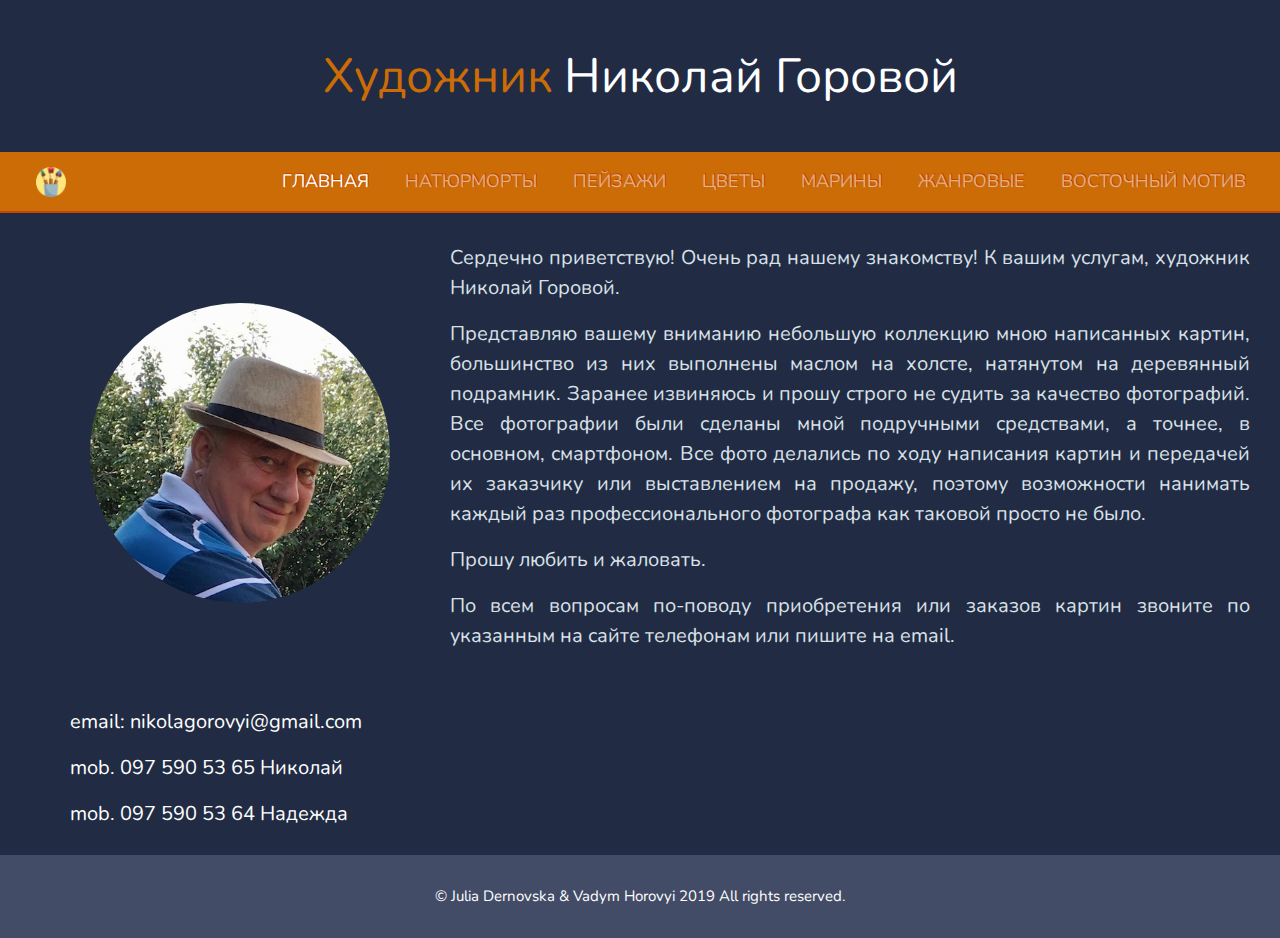
<file: index.html>
<!DOCTYPE html>
<html lang="ru" dir="ltr">

<head>
  <meta charset="utf-8">
  <title>Художник Горовой Николай</title>

  <meta name="viewport" content="width=device-width, initial-scale=1.0">
  <meta name="discription" content="Николай Горовой - художник.">
  <meta name="keywords" content="художник, картины, купить картину, живопись, живопись маслом на холсте, картины на заказ, Андреевсий спуск, Николай Горовой, Горовий Микола">
  <link rel="icon" href="favicon.ico">
  <!-- Google Fonts -->
  <link href="https://fonts.googleapis.com/css?family=Nunito&display=swap" rel="stylesheet">
  <!-- CSS Stylesheets -->
  <link rel="stylesheet" href="https://stackpath.bootstrapcdn.com/bootstrap/4.3.1/css/bootstrap.min.css" integrity="sha384-ggOyR0iXCbMQv3Xipma34MD+dH/1fQ784/j6cY/iJTQUOhcWr7x9JvoRxT2MZw1T" crossorigin="anonymous">
  <link rel="stylesheet" href="style.css" rel="text/css">

  <script src="https://code.jquery.com/jquery-3.3.1.slim.min.js" integrity="sha384-q8i/X+965DzO0rT7abK41JStQIAqVgRVzpbzo5smXKp4YfRvH+8abtTE1Pi6jizo" crossorigin="anonymous"></script>
  <script src="https://cdnjs.cloudflare.com/ajax/libs/popper.js/1.14.7/umd/popper.min.js" integrity="sha384-UO2eT0CpHqdSJQ6hJty5KVphtPhzWj9WO1clHTMGa3JDZwrnQq4sF86dIHNDz0W1" crossorigin="anonymous"></script>

  <script src="https://stackpath.bootstrapcdn.com/bootstrap/4.3.1/js/bootstrap.min.js" integrity="sha384-JjSmVgyd0p3pXB1rRibZUAYoIIy6OrQ6VrjIEaFf/nJGzIxFDsf4x0xIM+B07jRM" crossorigin="anonymous"></script>
</head>

<body>

  <div class="header">
    <div class="logo"><span style="color: #CC6C06">Xудожник</span>
      Николай Горовой</div>
  </div>

  <nav class="navbar navbar-expand-lg navbar-dark" style="background-color: #cc6c06;">

    <a class="navbar-brand" href="index.html"><img class="brush" src="images/brush.png"></a>
    <!-- Icons made by <a href="https://www.flaticon.com/authors/freepik" title="Freepik">Freepik</a> from <a href="https://www.flaticon.com/" title="Flaticon">www.flaticon.com</a> -->
    <button class="navbar-toggler" type="button" data-toggle="collapse" data-target="#navbarTogglerDemo02" aria-controls="navbarTogglerDemo02" aria-expanded="false" aria-label="Toggle navigation">
      <span class="navbar-toggler-icon"></span>
    </button>

    <div class="collapse navbar-collapse" id="navbarTogglerDemo02">
      <ul class="navbar-nav ml-auto">
        <li class="nav-item active">
          <a class="nav-link" href="index.html">главная</a>
        </li>
        <li class="nav-item">
          <a class="nav-link" href="still-life.html">натюрморты</a>
        </li>
        <li class="nav-item">
          <a class="nav-link" href="scenery.html">пейзажи</a>
        </li>
        <li class="nav-item">
          <a class="nav-link" href="flowers.html">цветы</a>
        </li>
        <li class="nav-item">
          <a class="nav-link" href="marine.html">марины</a>
        </li>
        <li class="nav-item">
          <a class="nav-link" href="genre.html">жанровые</a>
        </li>
        <li class="nav-item">
          <a class="nav-link" href="east.html">восточный мотив</a>
        </li>
      </ul>
    </div>
  </nav>

  <div class="flexbox-container">

    <div class="art1">

      <img class="nikola-img" src="images/Father.jpeg" alt="painter-img">

    </div>

    <div class="art2">
      <p>Сердечно приветствую! Очень рад нашему знакомству! К вашим услугам, художник Николай Горовой.</p>
      <p>
        Представляю вашему вниманию небольшую коллекцию мною написанных картин, большинство из них выполнены маслом на холсте, натянутом на деревянный подрамник. Заранее извиняюсь и прошу строго не судить за качество фотографий. Все фотографии были сделаны мной подручными средствами, а точнее, в основном, смартфоном. Все фото делались по ходу написания картин и передачей их заказчику или выставлением на продажу, поэтому возможности нанимать каждый раз профессионального фотографа как
        таковой просто не было.</p>
      <p>Прошу любить и жаловать.</p>
      <p>По всем вопросам по-поводу приобретения или заказов картин звоните по указанным на сайте телефонам или пишите на email.</p>
    </div>

  </div>

  <div class="contact">
    <a href="mailto:nikolagorovyi@gmail.com">
      <p>email: nikolagorovyi@gmail.com</p>
    </a>
    <a href="tel: +380975905365">
      <p>mob. 097 590 53 65 Николай</p>
    </a>
    <a href="tel: +380975905364">
      <p>mob. 097 590 53 64 Надежда</p>
    </a>

  </div>


  <div class="" style="clear: both" ;>

  </div>

  <div class="footer">&COPY; Julia Dernovska & Vadym Horovyi 2019 All rights reserved.

  </div>



  <!-- Приклеиваем навигацию к верхнему краю во время прокрутки вниз -->
  <script src="https://ajax.googleapis.com/ajax/libs/jquery/3.4.1/jquery.min.js"></script>

  <script type="text/javascript">
    $(document).ready(function() {
      var NavY = $('.navbar').offset().top;

      var stickyNav = function() {
        var Scrolly = $(window).scrollTop();

        if (Scrolly > NavY) {
          $('.navbar').addClass('sticky');
        } else {
          $('.navbar').removeClass('sticky');
        }
      };
      stickyNav();
      $(window).scroll(function() {
        stickyNav();
      });
    });
  </script>



</body>

</html>
</file>
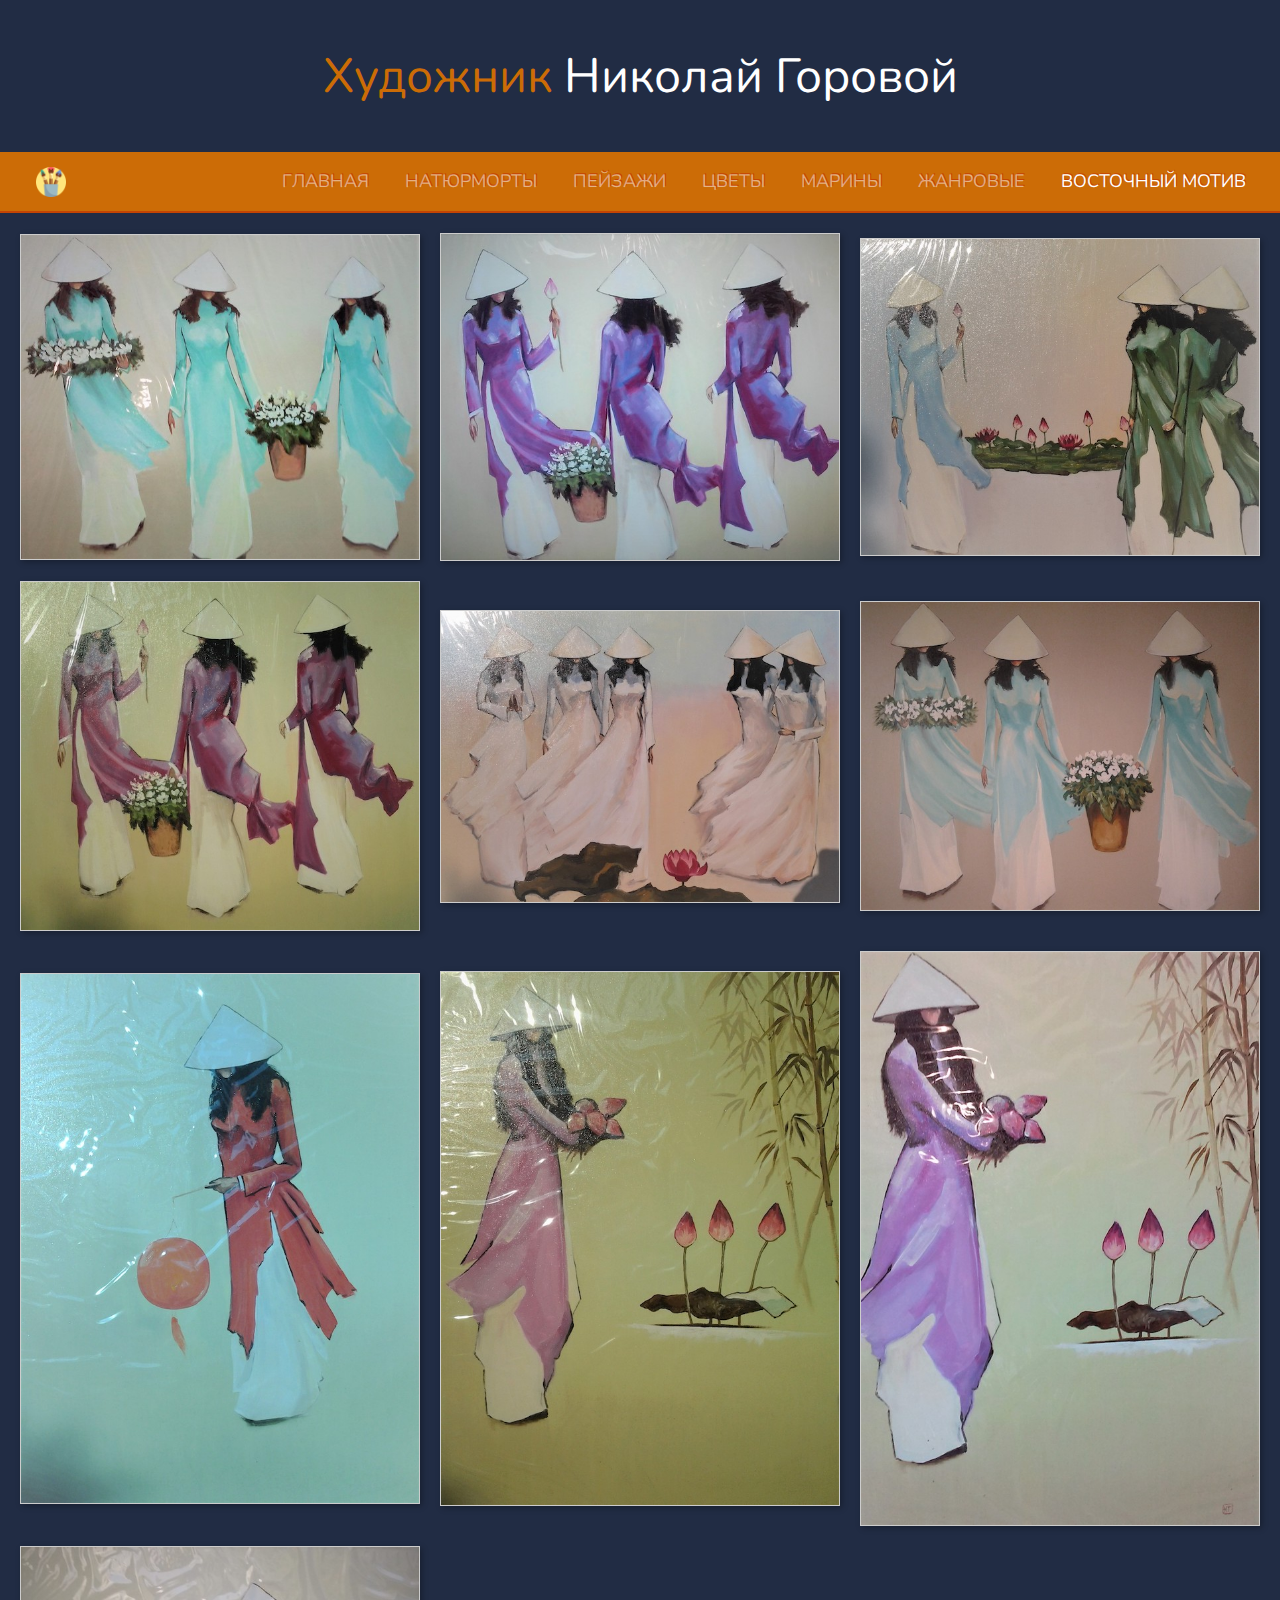
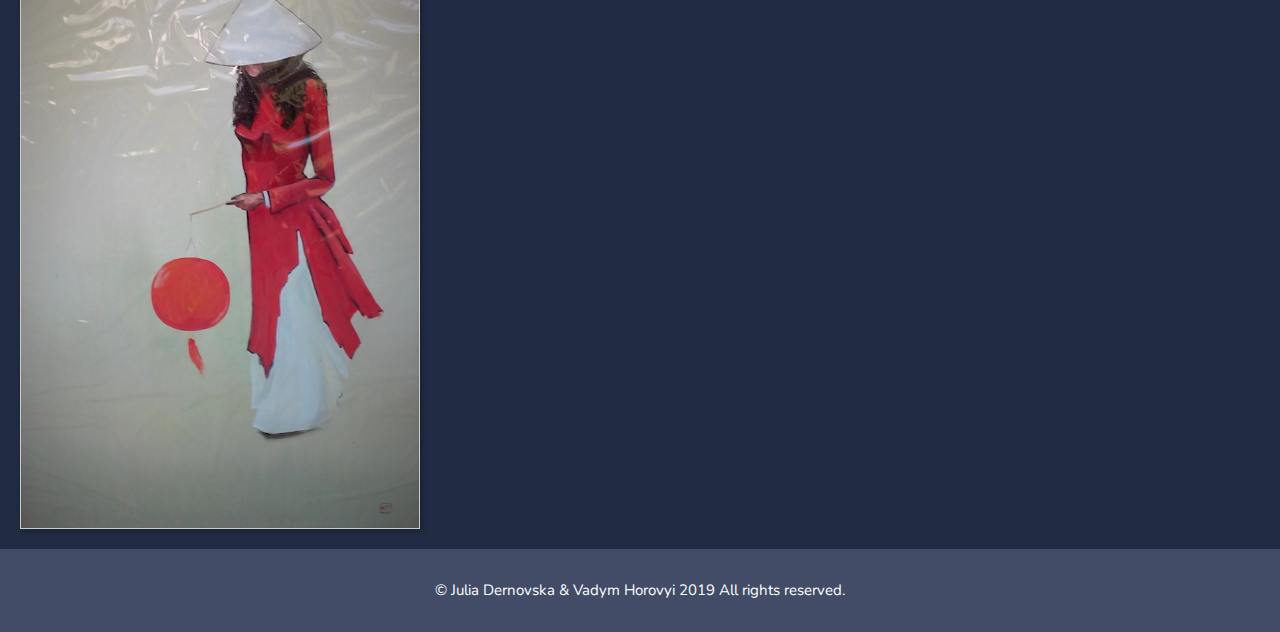
<file: east.html>
<!DOCTYPE html>
<html lang="ru" dir="ltr">

<head>
  <meta charset="utf-8">
  <title>Художник Горовой Николай</title>

  <meta name="viewport" content="width=device-width, initial-scale=1.0">
  <meta name="discription" content="Николай Горовой - художник.">
  <meta name="keywords" content="художник, картины, живопись, живопись маслом на холсте, картины на заказ, Андреевсий спуск.">

  <link rel="icon" href="favicon.ico">
  <!-- Google Fonts -->
  <link href="https://fonts.googleapis.com/css?family=Nunito&display=swap" rel="stylesheet">
  <!-- CSS Stylesheets -->
  <link rel="stylesheet" href="https://stackpath.bootstrapcdn.com/bootstrap/4.3.1/css/bootstrap.min.css" integrity="sha384-ggOyR0iXCbMQv3Xipma34MD+dH/1fQ784/j6cY/iJTQUOhcWr7x9JvoRxT2MZw1T" crossorigin="anonymous">
  <link rel="stylesheet" href="style.css" rel="text/css">

  <script src="https://code.jquery.com/jquery-3.3.1.slim.min.js" integrity="sha384-q8i/X+965DzO0rT7abK41JStQIAqVgRVzpbzo5smXKp4YfRvH+8abtTE1Pi6jizo" crossorigin="anonymous"></script>
  <script src="https://cdnjs.cloudflare.com/ajax/libs/popper.js/1.14.7/umd/popper.min.js" integrity="sha384-UO2eT0CpHqdSJQ6hJty5KVphtPhzWj9WO1clHTMGa3JDZwrnQq4sF86dIHNDz0W1" crossorigin="anonymous"></script>

  <script src="https://stackpath.bootstrapcdn.com/bootstrap/4.3.1/js/bootstrap.min.js" integrity="sha384-JjSmVgyd0p3pXB1rRibZUAYoIIy6OrQ6VrjIEaFf/nJGzIxFDsf4x0xIM+B07jRM" crossorigin="anonymous"></script>

</head>

<body>

  <div class="wrapper">
    <div class="header">
      <div class="logo"><span style="color: #CC6C06">Xудожник</span>
        Николай Горовой</div>

    </div>

    <nav class="navbar navbar-expand-lg navbar-dark" style="background-color: #cc6c06;">

      <a class="navbar-brand" href="index.html"><img class="brush" src="images/brush.png"></a>
      <!-- Icons made by <a href="https://www.flaticon.com/authors/freepik" title="Freepik">Freepik</a> from <a href="https://www.flaticon.com/" title="Flaticon">www.flaticon.com</a> -->
      <button class="navbar-toggler" type="button" data-toggle="collapse" data-target="#navbarTogglerDemo02" aria-controls="navbarTogglerDemo02" aria-expanded="false" aria-label="Toggle navigation">
        <span class="navbar-toggler-icon"></span>
      </button>

      <div class="collapse navbar-collapse" id="navbarTogglerDemo02">
        <ul class="navbar-nav ml-auto">
          <li class="nav-item">
            <a class="nav-link" href="index.html">главная</a>
          </li>
          <li class="nav-item">
            <a class="nav-link" href="still-life.html">натюрморты</a>
          </li>
          <li class="nav-item">
            <a class="nav-link" href="scenery.html">пейзажи</a>
          </li>
          <li class="nav-item">
            <a class="nav-link" href="flowers.html">цветы</a>
          </li>
          <li class="nav-item">
            <a class="nav-link" href="marine.html">марины</a>
          </li>
          <li class="nav-item">
            <a class="nav-link" href="genre.html">жанровые</a>
          </li>
          <li class="nav-item active">
            <a class="nav-link" href="east.html">восточный мотив</a>
          </li>
        </ul>
      </div>
    </nav>

    <main class="grid">
      <img src="images/East/20170809_174652.jpg" alt="east-img">
      <img src="images/East/20170810_165508.jpg" alt="east-img">
      <img src="images/East/20170827_084513.jpg" alt="east-img">
      <img src="images/East/20170827_084615.jpg" alt="east-img">
      <img src="images/East/20170827_084543.jpg" alt="east-img">
      <img src="images/East/20170906_105838.jpg" alt="east-img">
      <img src="images/East/20170827_084631.jpg" alt="east-img">
      <img src="images/East/20170827_084648.jpg" alt="east-img">
      <img src="images/East/20170809_174736.jpg" alt="east-img">
      <img src="images/East/20170810_165527.jpg" alt="east-img">
    </main>

    <div class="footer">&COPY; Julia Dernovska & Vadym Horovyi 2019 All rights reserved.

    </div>

  </div>
  <!-- Приклеиваем навигацию к верхнему краю во время прокрутки вниз -->
  <script src="https://ajax.googleapis.com/ajax/libs/jquery/3.4.1/jquery.min.js"></script>

  <script type="text/javascript">
    $(document).ready(function() {
      var NavY = $('.navbar').offset().top;

      var stickyNav = function() {
        var Scrolly = $(window).scrollTop();

        if (Scrolly > NavY) {
          $('.navbar').addClass('sticky');
        } else {
          $('.navbar').removeClass('sticky');
        }
      };
      stickyNav();
      $(window).scroll(function() {
        stickyNav();
      });
    });
  </script>
</body>

</html>
</file>
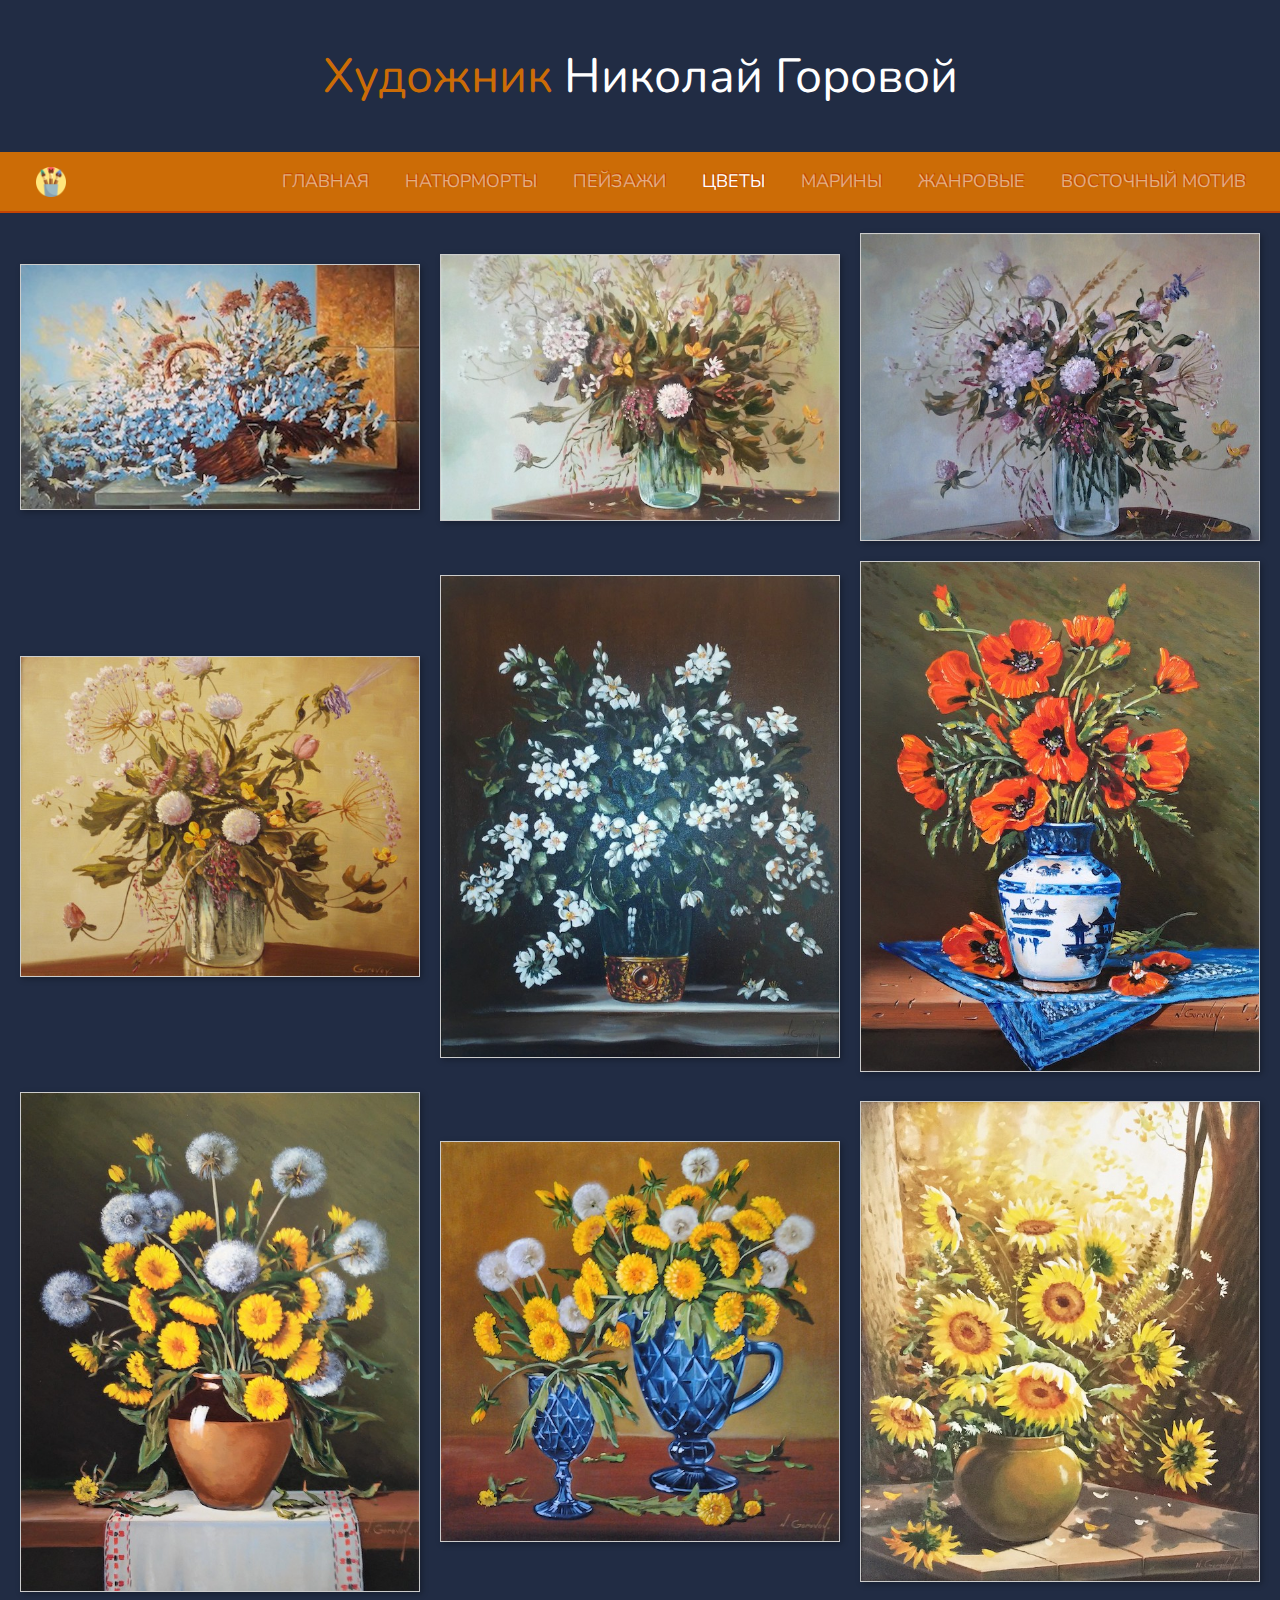
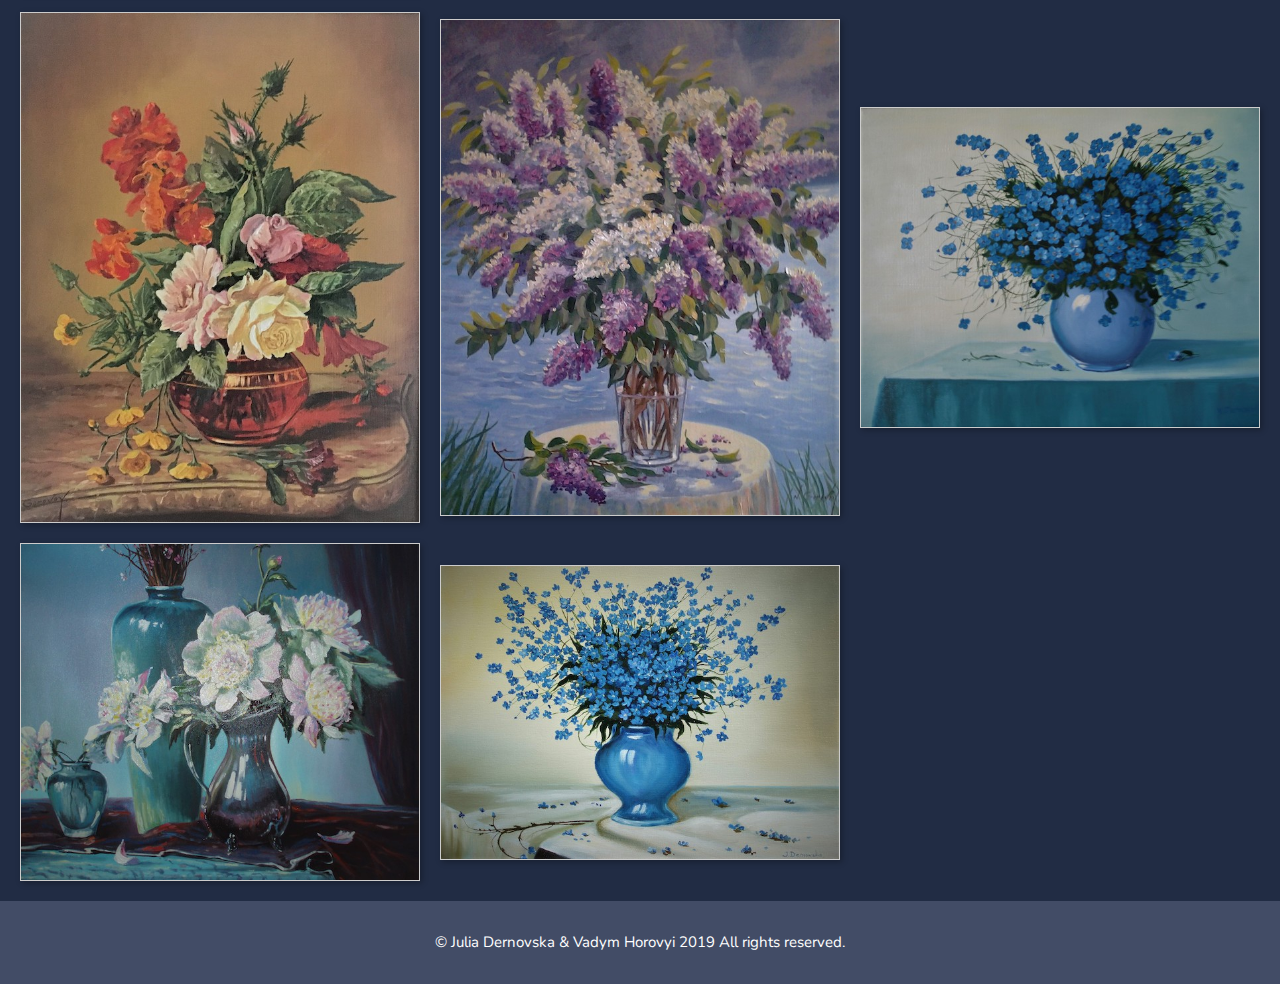
<file: flowers.html>
<!DOCTYPE html>
<html lang="ru" dir="ltr">

<head>
  <meta charset="utf-8">
  <title>Художник Горовой Николай</title>

  <meta name="viewport" content="width=device-width, initial-scale=1.0">
  <meta name="discription" content="Николай Горовой - художник.">
  <meta name="keywords" content="художник, картины, живопись, живопись маслом на холсте, картины на заказ, Андреевсий спуск.">

  <link rel="icon" href="favicon.ico">
  <!-- Google Fonts -->
  <link href="https://fonts.googleapis.com/css?family=Nunito&display=swap" rel="stylesheet">
  <!-- CSS Stylesheets -->
  <link rel="stylesheet" href="https://stackpath.bootstrapcdn.com/bootstrap/4.3.1/css/bootstrap.min.css" integrity="sha384-ggOyR0iXCbMQv3Xipma34MD+dH/1fQ784/j6cY/iJTQUOhcWr7x9JvoRxT2MZw1T" crossorigin="anonymous">
  <link rel="stylesheet" href="style.css" rel="text/css">

  <script src="https://code.jquery.com/jquery-3.3.1.slim.min.js" integrity="sha384-q8i/X+965DzO0rT7abK41JStQIAqVgRVzpbzo5smXKp4YfRvH+8abtTE1Pi6jizo" crossorigin="anonymous"></script>
  <script src="https://cdnjs.cloudflare.com/ajax/libs/popper.js/1.14.7/umd/popper.min.js" integrity="sha384-UO2eT0CpHqdSJQ6hJty5KVphtPhzWj9WO1clHTMGa3JDZwrnQq4sF86dIHNDz0W1" crossorigin="anonymous"></script>

  <script src="https://stackpath.bootstrapcdn.com/bootstrap/4.3.1/js/bootstrap.min.js" integrity="sha384-JjSmVgyd0p3pXB1rRibZUAYoIIy6OrQ6VrjIEaFf/nJGzIxFDsf4x0xIM+B07jRM" crossorigin="anonymous"></script>

</head>

<body>

  <div class="wrapper">
    <div class="header">
      <div class="logo"><span style="color: #CC6C06">Xудожник</span>
        Николай Горовой</div>

    </div>

    <nav class="navbar navbar-expand-lg navbar-dark" style="background-color: #cc6c06;">

      <a class="navbar-brand" href="index.html"><img class="brush" src="images/brush.png"></a>
      <!-- Icons made by <a href="https://www.flaticon.com/authors/freepik" title="Freepik">Freepik</a> from <a href="https://www.flaticon.com/" title="Flaticon">www.flaticon.com</a> -->
      <button class="navbar-toggler" type="button" data-toggle="collapse" data-target="#navbarTogglerDemo02" aria-controls="navbarTogglerDemo02" aria-expanded="false" aria-label="Toggle navigation">
        <span class="navbar-toggler-icon"></span>
      </button>

      <div class="collapse navbar-collapse" id="navbarTogglerDemo02">
        <ul class="navbar-nav ml-auto">
          <li class="nav-item">
            <a class="nav-link" href="index.html">главная</a>
          </li>
          <li class="nav-item">
            <a class="nav-link" href="still-life.html">натюрморты</a>
          </li>
          <li class="nav-item">
            <a class="nav-link" href="scenery.html">пейзажи</a>
          </li>
          <li class="nav-item active">
            <a class="nav-link" href="flowers.html">цветы</a>
          </li>
          <li class="nav-item">
            <a class="nav-link" href="marine.html">марины</a>
          </li>
          <li class="nav-item">
            <a class="nav-link" href="genre.html">жанровые</a>
          </li>
          <li class="nav-item">
            <a class="nav-link" href="east.html">восточный мотив</a>
          </li>
        </ul>
      </div>
    </nav>

    </div>
    <main class="grid">
      <img src="images/Flowers/20150208_095955.jpg" alt="flowers">
      <img src="images/Flowers/20150220_100220.jpg" alt="flowers">

      <img src="images/Flowers/20170403_081746.jpg" alt="flowers">
      <img src="images/Flowers/P1190122.JPG" alt="flowers">
      <img src="images/Flowers/20171017_164727.jpg" alt="flowers">
      <img src="images/Flowers/20180305_132833.jpg" alt="flowers">
      <img src="images/Flowers/20180305_132905.jpg" alt="flowers">
      <img src="images/Flowers/20180501_105548.jpg" alt="flowers">
      <img src="images/Flowers/520005337.277767.jpg" alt="flowers">
      <img src="images/Flowers/IMG_0968.jpg" alt="flowers">
      <img src="images/Flowers/20170320_084455.jpg" alt="flowers">

      <img src="images/Flowers/P3023170.JPG" alt="flowers">
      <img src="images/Flowers/P4170976.JPG" alt="flowers">
      <img src="images/Flowers/P9037328.JPG" alt="flowers">
    </main>

  </div>

  <div class="footer">&COPY; Julia Dernovska & Vadym Horovyi 2019 All rights reserved.

  </div>
  <!-- Приклеиваем навигацию к верхнему краю во время прокрутки вниз -->
  <script src="https://ajax.googleapis.com/ajax/libs/jquery/3.4.1/jquery.min.js"></script>

  <script type="text/javascript">
    $(document).ready(function() {
      var NavY = $('.navbar').offset().top;

      var stickyNav = function() {
        var Scrolly = $(window).scrollTop();

        if (Scrolly > NavY) {
          $('.navbar').addClass('sticky');
        } else {
          $('.navbar').removeClass('sticky');
        }
      };
      stickyNav();
      $(window).scroll(function() {
        stickyNav();
      });
    });
  </script>
</body>

</html>
</file>
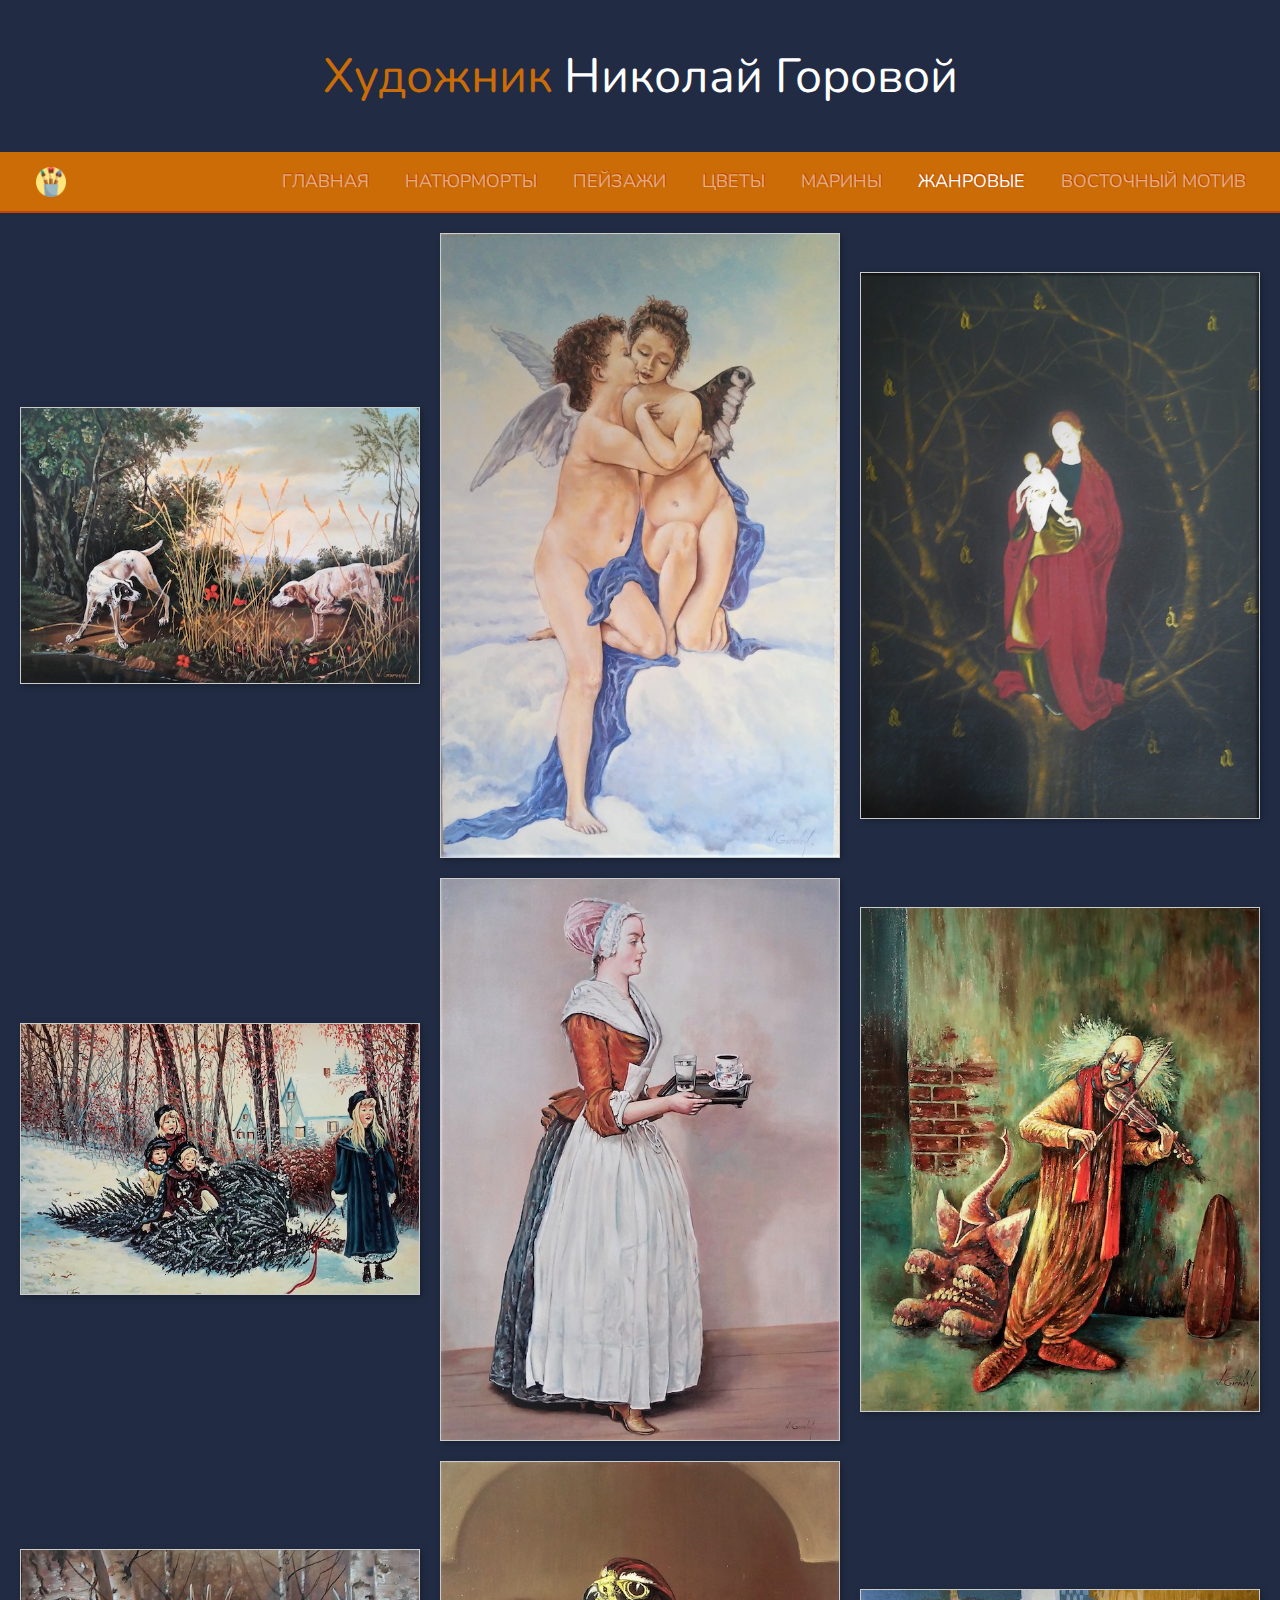
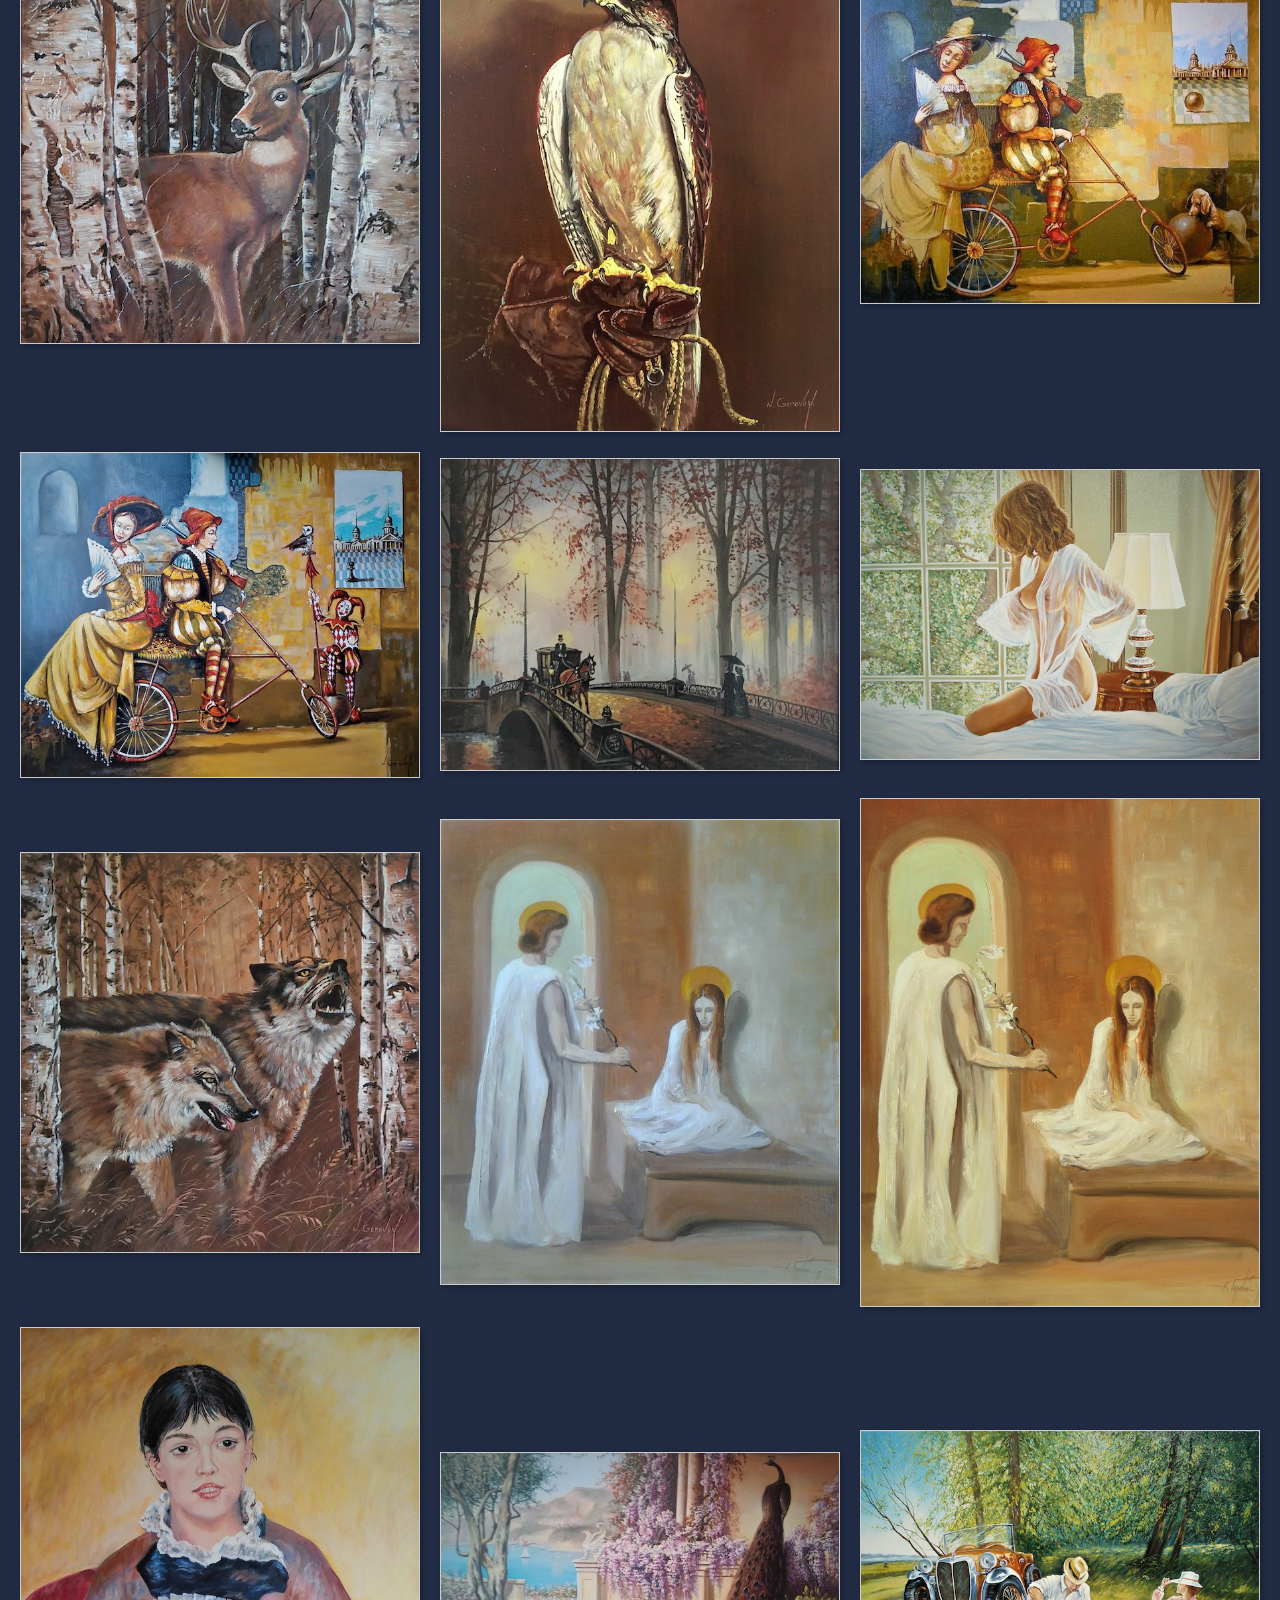
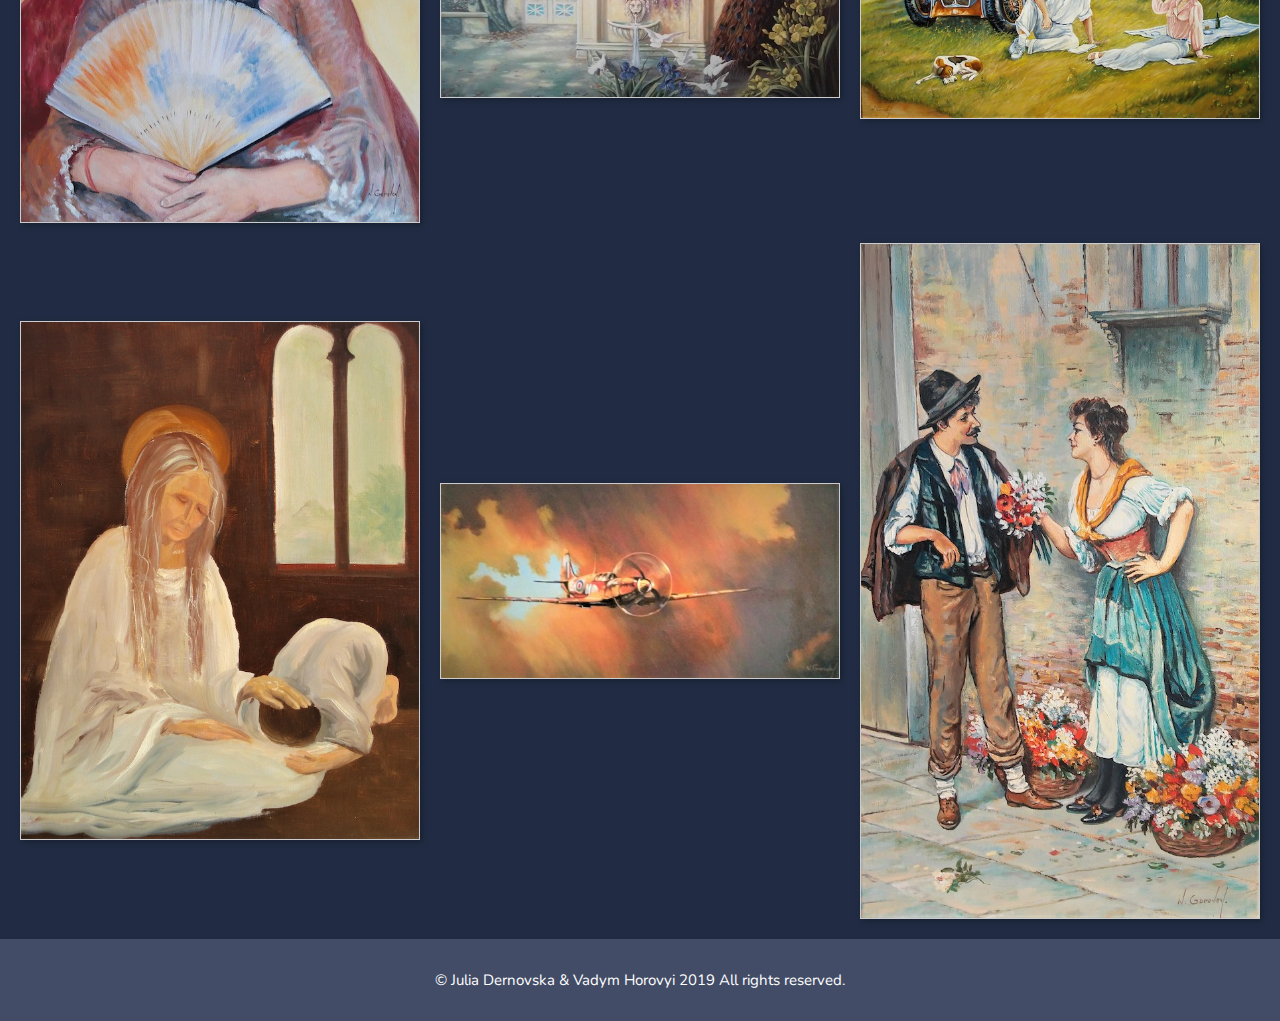
<file: genre.html>
<!DOCTYPE html>
<html lang="ru" dir="ltr">

<head>
  <meta charset="utf-8">
  <title>Художник Горовой Николай</title>

  <meta name="viewport" content="width=device-width, initial-scale=1.0">
  <meta name="discription" content="Николай Горовой - художник.">
  <meta name="keywords" content="художник, картины, живопись, живопись маслом на холсте, картины на заказ, Андреевсий спуск.">

  <link rel="icon" href="favicon.ico">
  <!-- Google Fonts -->
  <link href="https://fonts.googleapis.com/css?family=Nunito&display=swap" rel="stylesheet">
  <!-- CSS Stylesheets -->
  <link rel="stylesheet" href="https://stackpath.bootstrapcdn.com/bootstrap/4.3.1/css/bootstrap.min.css" integrity="sha384-ggOyR0iXCbMQv3Xipma34MD+dH/1fQ784/j6cY/iJTQUOhcWr7x9JvoRxT2MZw1T" crossorigin="anonymous">
  <link rel="stylesheet" href="style.css" rel="text/css">

  <script src="https://code.jquery.com/jquery-3.3.1.slim.min.js" integrity="sha384-q8i/X+965DzO0rT7abK41JStQIAqVgRVzpbzo5smXKp4YfRvH+8abtTE1Pi6jizo" crossorigin="anonymous"></script>
  <script src="https://cdnjs.cloudflare.com/ajax/libs/popper.js/1.14.7/umd/popper.min.js" integrity="sha384-UO2eT0CpHqdSJQ6hJty5KVphtPhzWj9WO1clHTMGa3JDZwrnQq4sF86dIHNDz0W1" crossorigin="anonymous"></script>

  <script src="https://stackpath.bootstrapcdn.com/bootstrap/4.3.1/js/bootstrap.min.js" integrity="sha384-JjSmVgyd0p3pXB1rRibZUAYoIIy6OrQ6VrjIEaFf/nJGzIxFDsf4x0xIM+B07jRM" crossorigin="anonymous"></script>

</head>

<body>

  <div class="wrapper">
    <div class="header">
      <div class="logo"><span style="color: #CC6C06">Xудожник</span>
        Николай Горовой</div>

    </div>

    <nav class="navbar navbar-expand-lg navbar-dark" style="background-color: #cc6c06;">

      <a class="navbar-brand" href="index.html"><img class="brush" src="images/brush.png"></a>
      <!-- Icons made by <a href="https://www.flaticon.com/authors/freepik" title="Freepik">Freepik</a> from <a href="https://www.flaticon.com/" title="Flaticon">www.flaticon.com</a> -->
      <button class="navbar-toggler" type="button" data-toggle="collapse" data-target="#navbarTogglerDemo02" aria-controls="navbarTogglerDemo02" aria-expanded="false" aria-label="Toggle navigation">
        <span class="navbar-toggler-icon"></span>
      </button>

      <div class="collapse navbar-collapse" id="navbarTogglerDemo02">
        <ul class="navbar-nav ml-auto">
          <li class="nav-item">
            <a class="nav-link" href="index.html">главная</a>
          </li>
          <li class="nav-item">
            <a class="nav-link" href="still-life.html">натюрморты</a>
          </li>
          <li class="nav-item">
            <a class="nav-link" href="scenery.html">пейзажи</a>
          </li>
          <li class="nav-item">
            <a class="nav-link" href="flowers.html">цветы</a>
          </li>
          <li class="nav-item">
            <a class="nav-link" href="marine.html">марины</a>
          </li>
          <li class="nav-item active">
            <a class="nav-link" href="genre.html">жанровые</a>
          </li>
          <li class="nav-item">
            <a class="nav-link" href="east.html">восточный мотив</a>
          </li>
        </ul>
      </div>
    </nav>

    <main class="grid">
      <img src="images/Genre/20180305_132659.jpg" alt="genre-img">
      <img src="images/Genre/angels.jpg" alt="genre-img">
      <img src="images/Genre/Ave Maria.jpg" alt="genre-img">
      <img src="images/Genre/Children.jpg" alt="genre-img">
      <img src="images/Genre/chocolate.jpg" alt="genre-img">
      <img src="images/Genre/clown1.jpg" alt="genre-img">
      <img src="images/Genre/Deer.jpg" alt="genre-img">
      <img src="images/Genre/Eagle.jpg" alt="genre-img">
      <img src="images/Genre/imageV.jpg" alt="genre-img">
      <img src="images/Genre/imageV1.jpg" alt="genre-img">
      <img src="images/Genre/IMG_0971.jpg" alt="genre-img">
      <img src="images/Genre/lady1.JPG" alt="genre-img">
      <img src="images/Genre/Wolves.jpg" alt="genre-img">
      <img src="images/Genre/БлагаяВесть.jpg" alt="genre-img">
      <img src="images/Genre/БлагаяВесть1.JPG" alt="genre-img">
      <img src="images/Genre/Веер.jpg" alt="genre-img">
      <img src="images/Genre/Павлин.jpg" alt="genre-img">
      <img src="images/Genre/Пикник.JPG" alt="genre-img">
      <img src="images/Genre/Покаяние.JPG" alt="genre-img">
      <img src="images/Genre/Самолет.jpg" alt="genre-img">
      <img src="images/Genre/Цветочница.jpg" alt="genre-img">

    </main>

    <div class="footer">&COPY; Julia Dernovska & Vadym Horovyi 2019 All rights reserved.

    </div>

  </div>
  <!-- Приклеиваем навигацию к верхнему краю во время прокрутки вниз -->
  <script src="https://ajax.googleapis.com/ajax/libs/jquery/3.4.1/jquery.min.js"></script>

  <script type="text/javascript">
    $(document).ready(function() {
      var NavY = $('.navbar').offset().top;

      var stickyNav = function() {
        var Scrolly = $(window).scrollTop();

        if (Scrolly > NavY) {
          $('.navbar').addClass('sticky');
        } else {
          $('.navbar').removeClass('sticky');
        }
      };
      stickyNav();
      $(window).scroll(function() {
        stickyNav();
      });
    });
  </script>
</body>

</html>
</file>
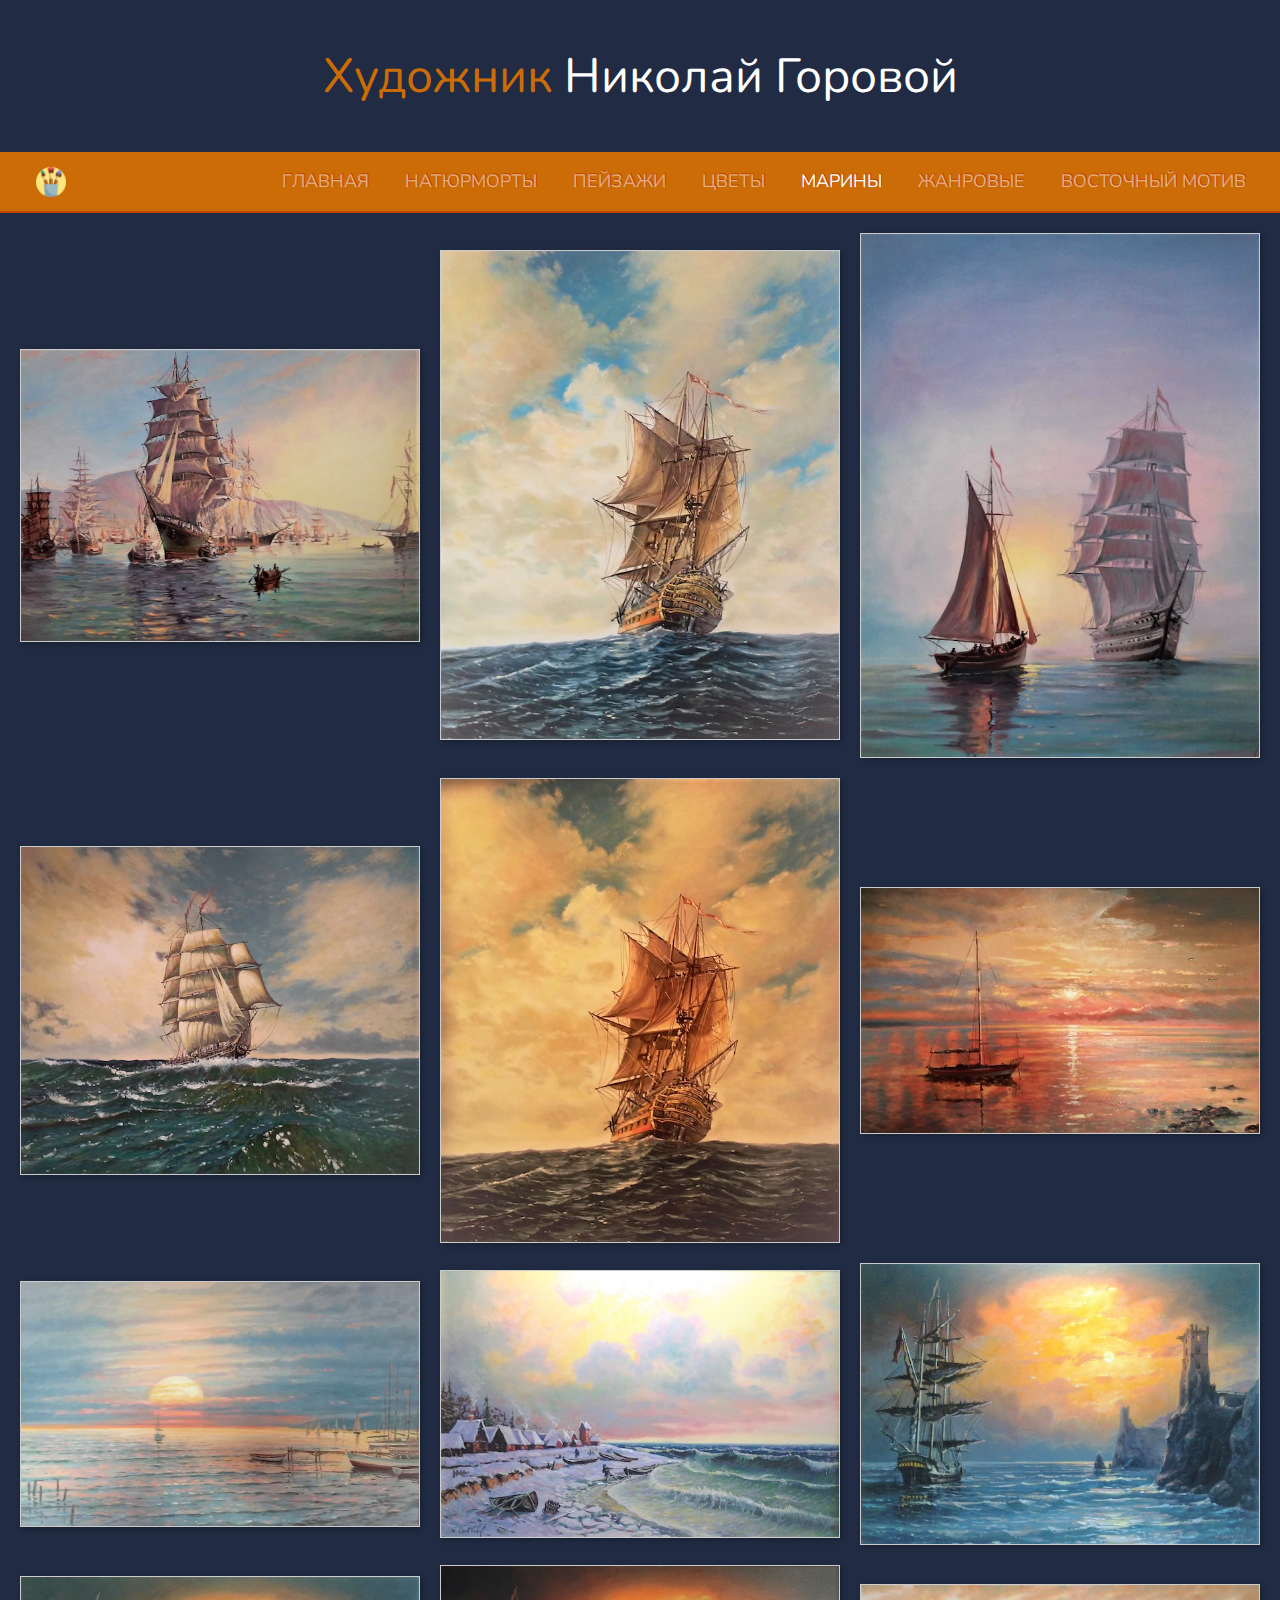
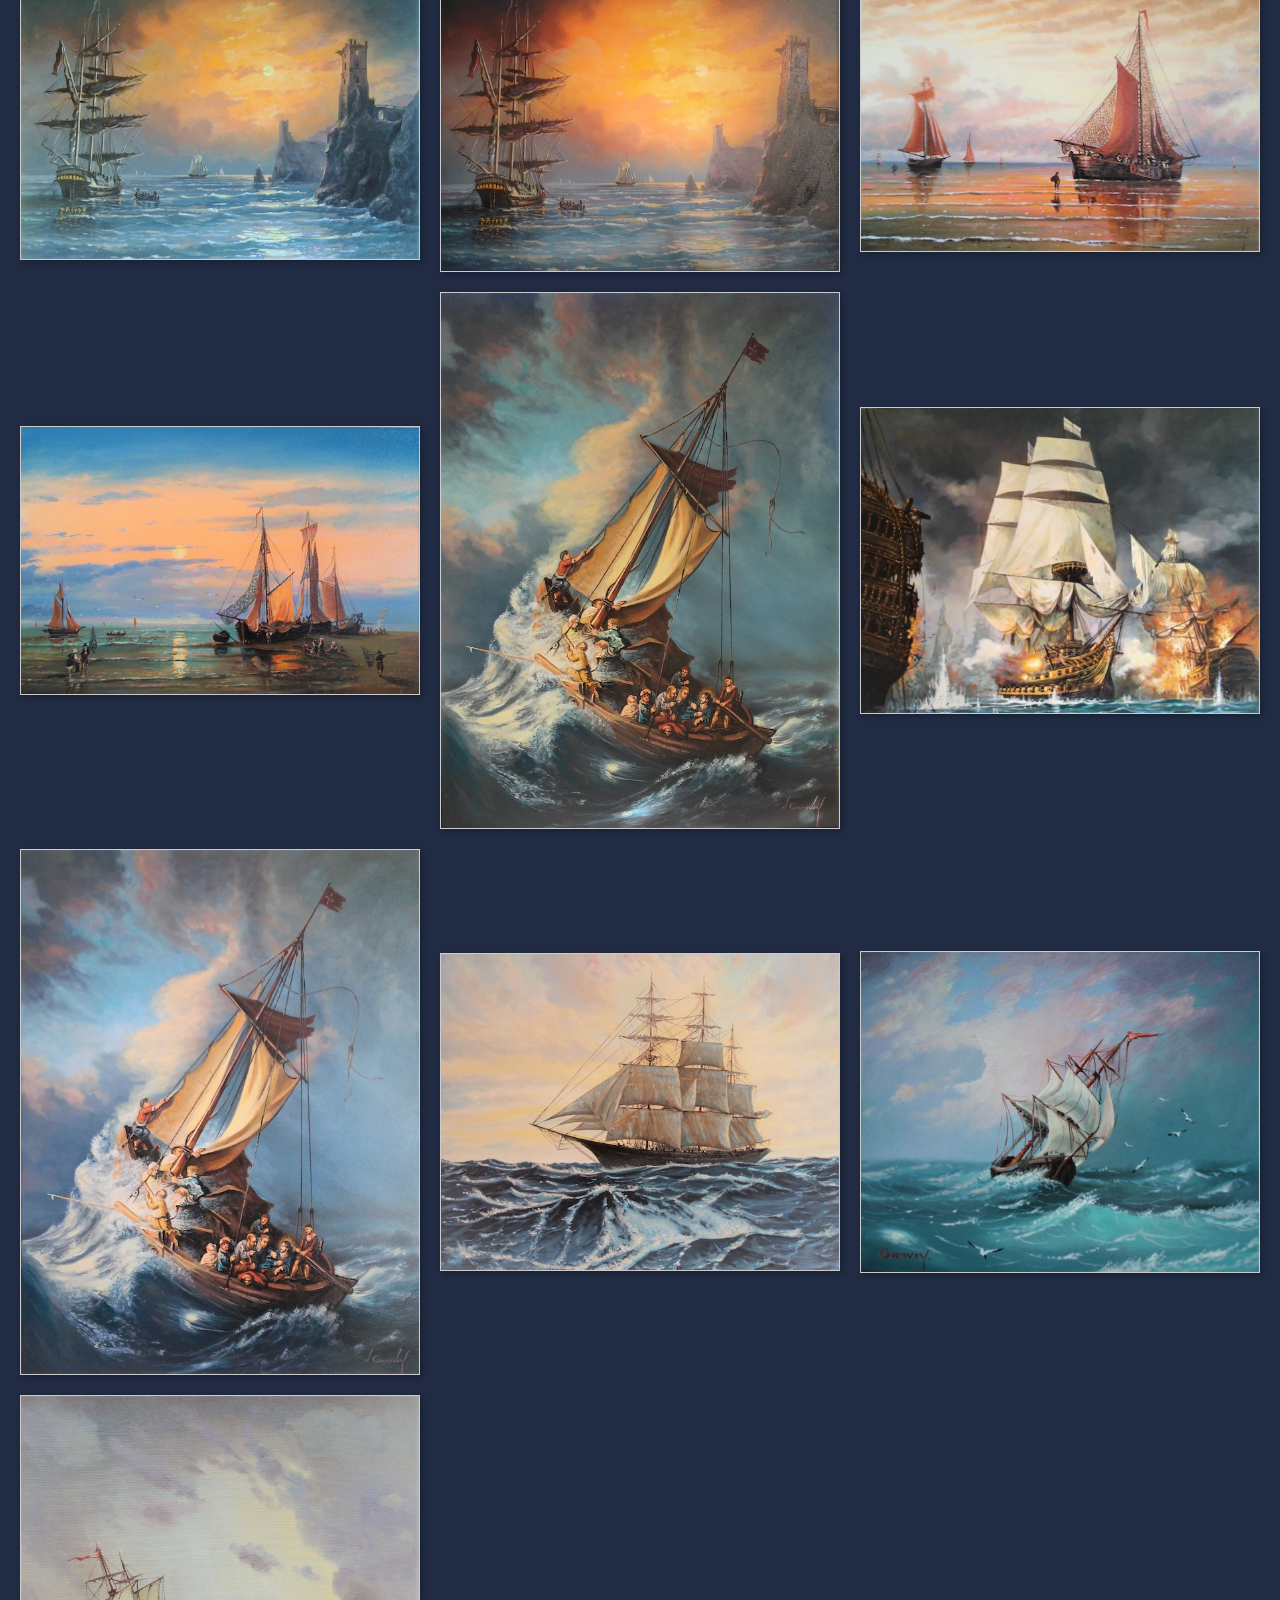
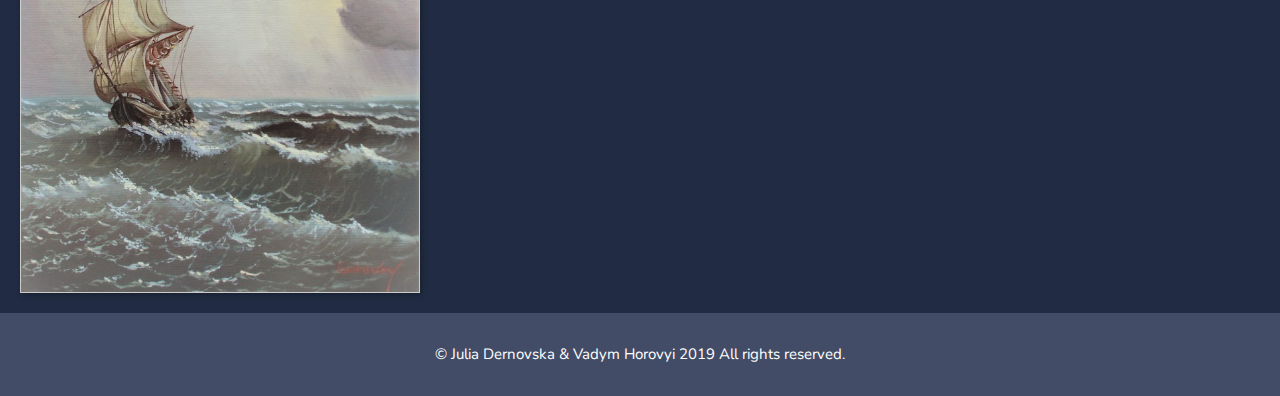
<file: marine.html>
<!DOCTYPE html>
<html lang="ru" dir="ltr">

<head>
  <meta charset="utf-8">
  <title>Художник Горовой Николай</title>

  <meta name="viewport" content="width=device-width, initial-scale=1.0">
  <meta name="discription" content="Николай Горовой - художник.">
  <meta name="keywords" content="художник, картины, живопись, живопись маслом на холсте, картины на заказ, Андреевсий спуск.">

  <link rel="icon" href="favicon.ico">
  <!-- Google Fonts -->
  <link href="https://fonts.googleapis.com/css?family=Nunito&display=swap" rel="stylesheet">
  <!-- CSS Stylesheets -->
  <link rel="stylesheet" href="https://stackpath.bootstrapcdn.com/bootstrap/4.3.1/css/bootstrap.min.css" integrity="sha384-ggOyR0iXCbMQv3Xipma34MD+dH/1fQ784/j6cY/iJTQUOhcWr7x9JvoRxT2MZw1T" crossorigin="anonymous">
  <link rel="stylesheet" href="style.css" rel="text/css">

  <script src="https://code.jquery.com/jquery-3.3.1.slim.min.js" integrity="sha384-q8i/X+965DzO0rT7abK41JStQIAqVgRVzpbzo5smXKp4YfRvH+8abtTE1Pi6jizo" crossorigin="anonymous"></script>
  <script src="https://cdnjs.cloudflare.com/ajax/libs/popper.js/1.14.7/umd/popper.min.js" integrity="sha384-UO2eT0CpHqdSJQ6hJty5KVphtPhzWj9WO1clHTMGa3JDZwrnQq4sF86dIHNDz0W1" crossorigin="anonymous"></script>

  <script src="https://stackpath.bootstrapcdn.com/bootstrap/4.3.1/js/bootstrap.min.js" integrity="sha384-JjSmVgyd0p3pXB1rRibZUAYoIIy6OrQ6VrjIEaFf/nJGzIxFDsf4x0xIM+B07jRM" crossorigin="anonymous"></script>

</head>

<body>

  <div class="wrapper">
    <div class="header">
      <div class="logo"><span style="color: #CC6C06">Xудожник</span>
        Николай Горовой</div>

    </div>

    <nav class="navbar navbar-expand-lg navbar-dark" style="background-color: #cc6c06;">

      <a class="navbar-brand" href="index.html"><img class="brush" src="images/brush.png"></a>
      <!-- Icons made by <a href="https://www.flaticon.com/authors/freepik" title="Freepik">Freepik</a> from <a href="https://www.flaticon.com/" title="Flaticon">www.flaticon.com</a> -->
      <button class="navbar-toggler" type="button" data-toggle="collapse" data-target="#navbarTogglerDemo02" aria-controls="navbarTogglerDemo02" aria-expanded="false" aria-label="Toggle navigation">
        <span class="navbar-toggler-icon"></span>
      </button>

      <div class="collapse navbar-collapse" id="navbarTogglerDemo02">
        <ul class="navbar-nav ml-auto">
          <li class="nav-item">
            <a class="nav-link" href="index.html">главная</a>
          </li>
          <li class="nav-item">
            <a class="nav-link" href="still-life.html">натюрморты</a>
          </li>
          <li class="nav-item">
            <a class="nav-link" href="scenery.html">пейзажи</a>
          </li>
          <li class="nav-item">
            <a class="nav-link" href="flowers.html">цветы</a>
          </li>
          <li class="nav-item active">
            <a class="nav-link" href="marine.html">марины</a>
          </li>
          <li class="nav-item">
            <a class="nav-link" href="genre.html">жанровые</a>
          </li>
          <li class="nav-item">
            <a class="nav-link" href="east.html">восточный мотив</a>
          </li>
        </ul>
      </div>
    </nav>

    <main class="grid">
      <img src="images/Marines/20141201_121209.jpg" alt="marine-img">
      <img src="images/Marines/20141201_121347.jpg" alt="marine-img">
      <img src="images/Marines/20141201_121421.jpg" alt="marine-img">
      <img src="images/Marines/20141201_121625.jpg" alt="marine-img">
      <img src="images/Marines/20141202_151118.jpg" alt="marine-img">
      <img src="images/Marines/20151207_124452.jpg" alt="marine-img">
      <img src="images/Marines/20151207_124520.jpg" alt="marine-img">
      <img src="images/Marines/20170210_164100.jpg" alt="marine-img">
      <img src="images/Marines/20180102_140507.jpg" alt="marine-img">
      <img src="images/Marines/20180106_115200.jpg" alt="marine-img">
      <img src="images/Marines/20180108_105528.jpg" alt="marine-img">
      <img src="images/Marines/20180305_132709.jpg" alt="marine-img">
      <img src="images/Marines/20180305_132715.jpg" alt="marine-img">
      <img src="images/Marines/20180922_152724.jpg" alt="marine-img">
      <img src="images/Marines/20180928_085912.jpg" alt="marine-img">
      <img src="images/Marines/20180928_094910.jpg" alt="marine-img">
      <img src="images/Marines/P3221584.JPG" alt="marine-img">
      <img src="images/Marines/P4029503.JPG" alt="marine-img">
      <img src="images/Marines/P4029504.JPG" alt="marine-img">
    </main>

    <div class="footer">&COPY; Julia Dernovska & Vadym Horovyi 2019 All rights reserved.

    </div>

  </div>
  <!-- Приклеиваем навигацию к верхнему краю во время прокрутки вниз -->
  <script src="https://ajax.googleapis.com/ajax/libs/jquery/3.4.1/jquery.min.js"></script>

  <script type="text/javascript">
    $(document).ready(function() {
      var NavY = $('.navbar').offset().top;

      var stickyNav = function() {
        var Scrolly = $(window).scrollTop();

        if (Scrolly > NavY) {
          $('.navbar').addClass('sticky');
        } else {
          $('.navbar').removeClass('sticky');
        }
      };
      stickyNav();
      $(window).scroll(function() {
        stickyNav();
      });
    });
  </script>
</body>

</html>
</file>
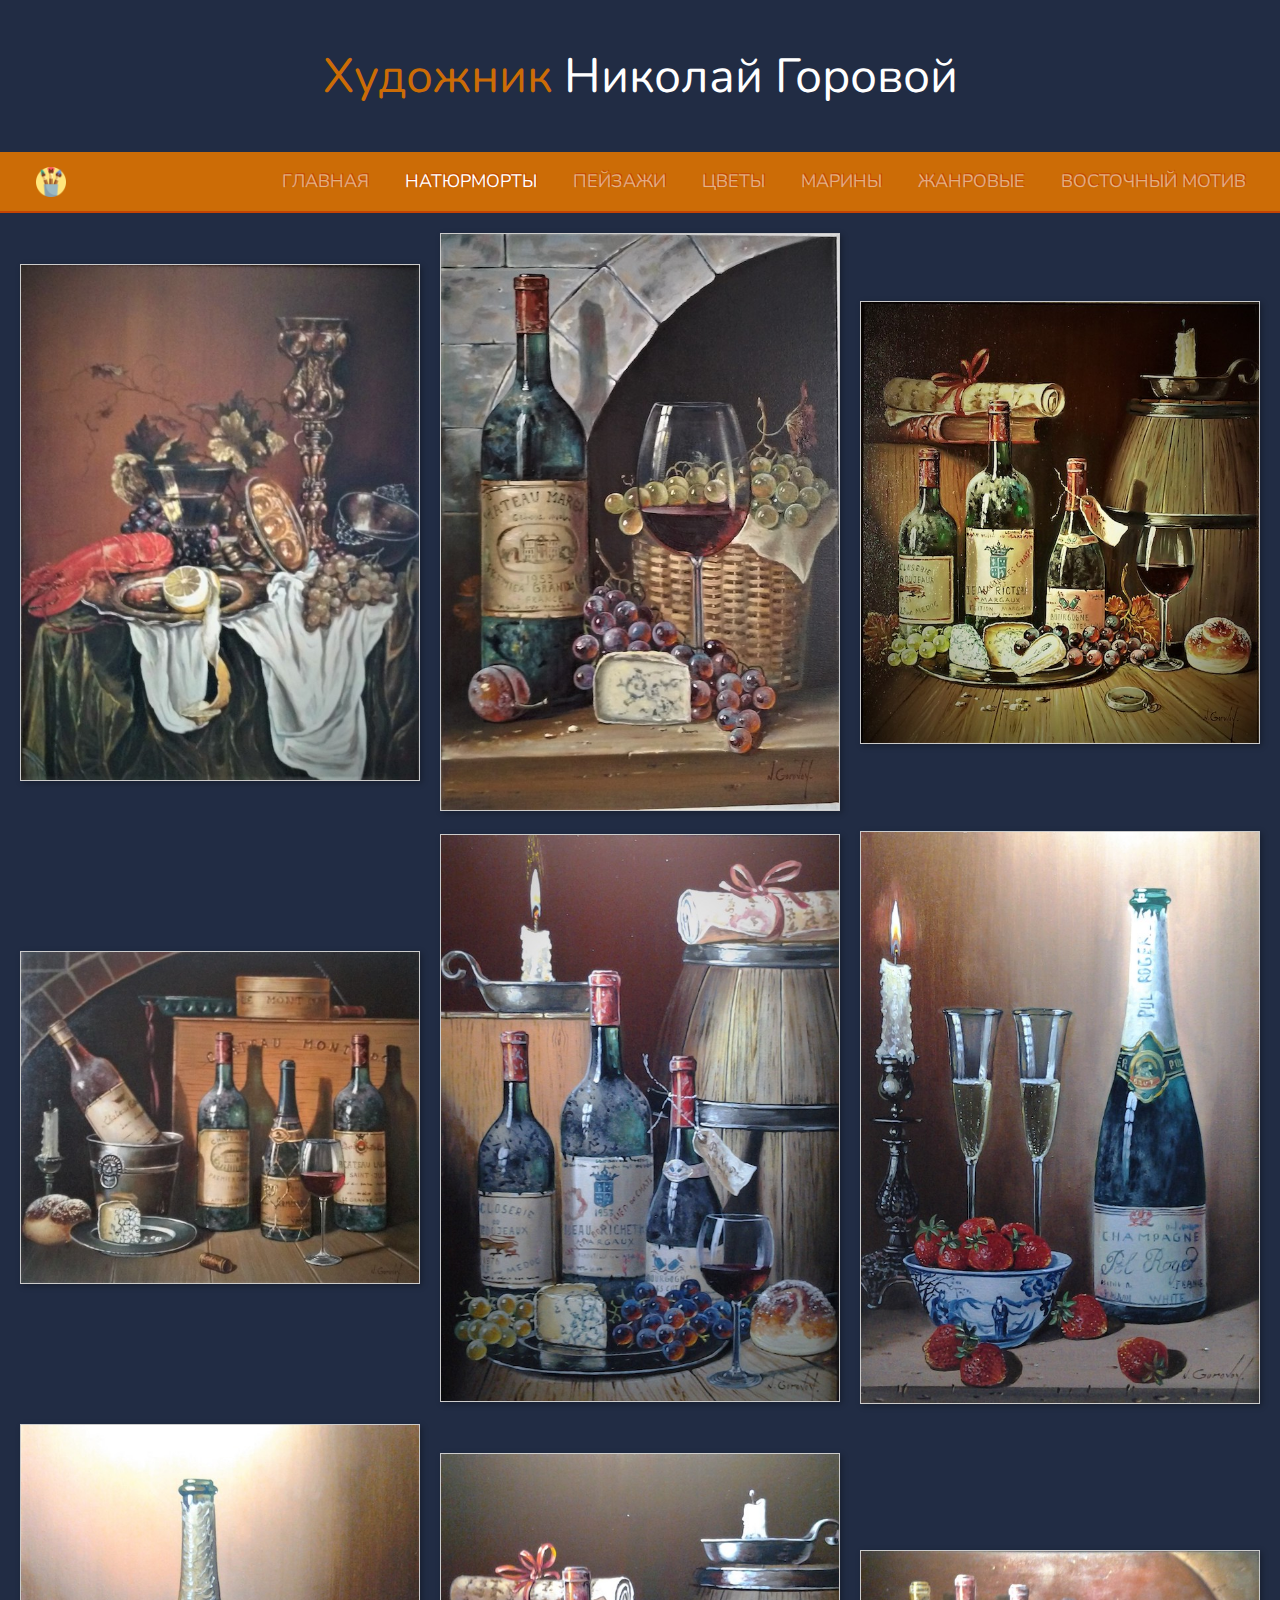
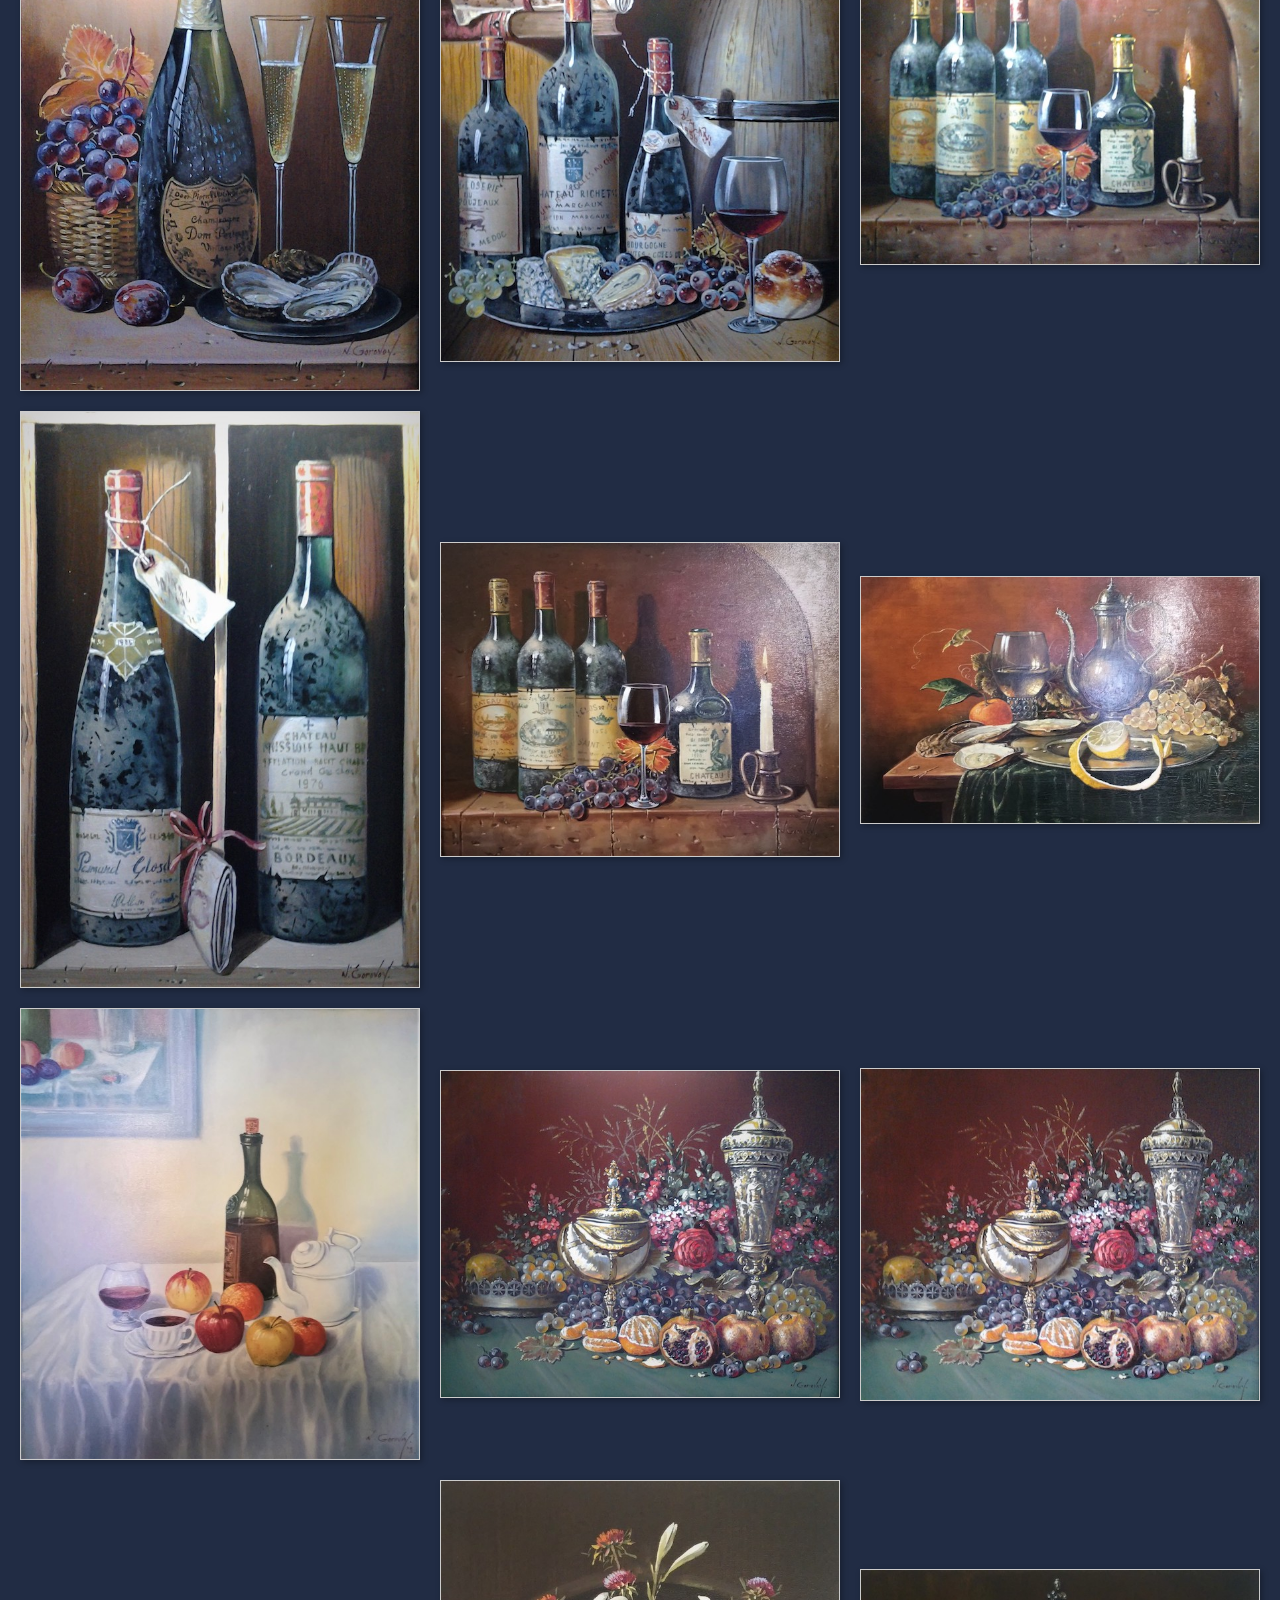
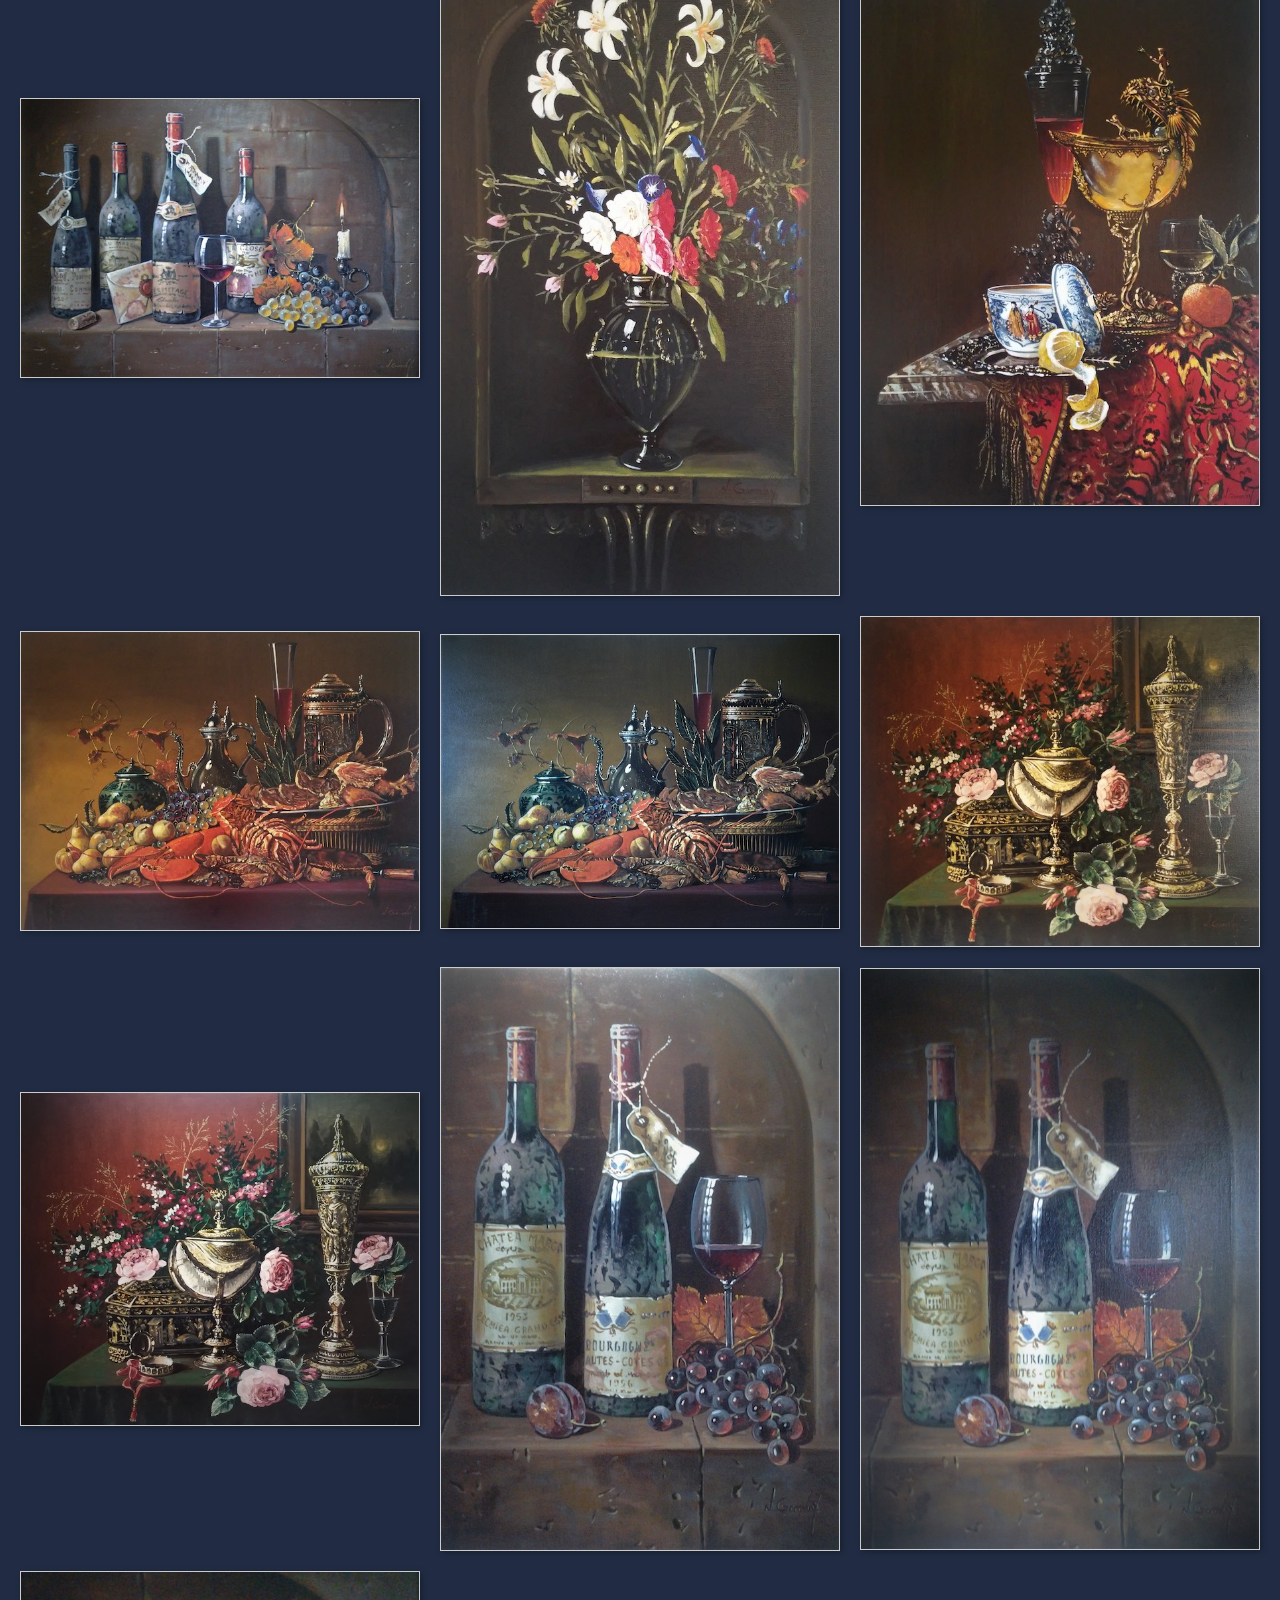
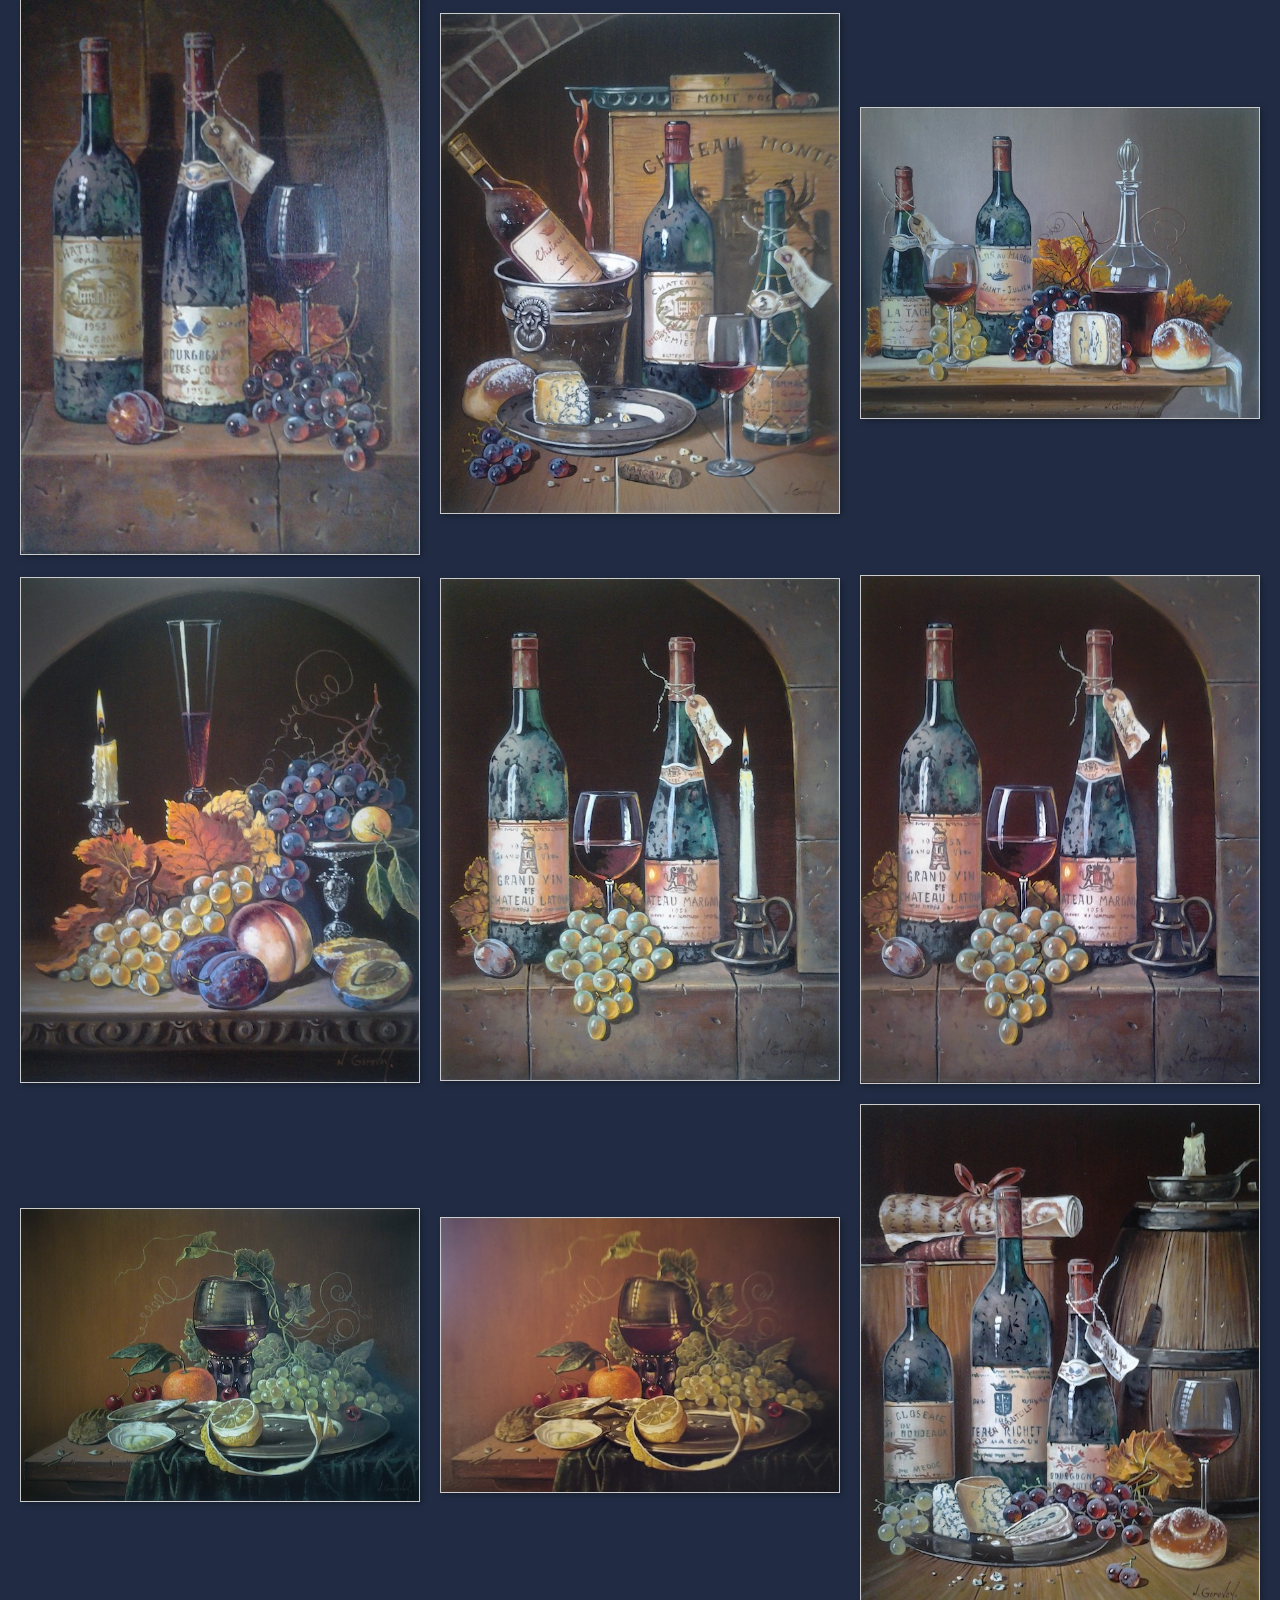
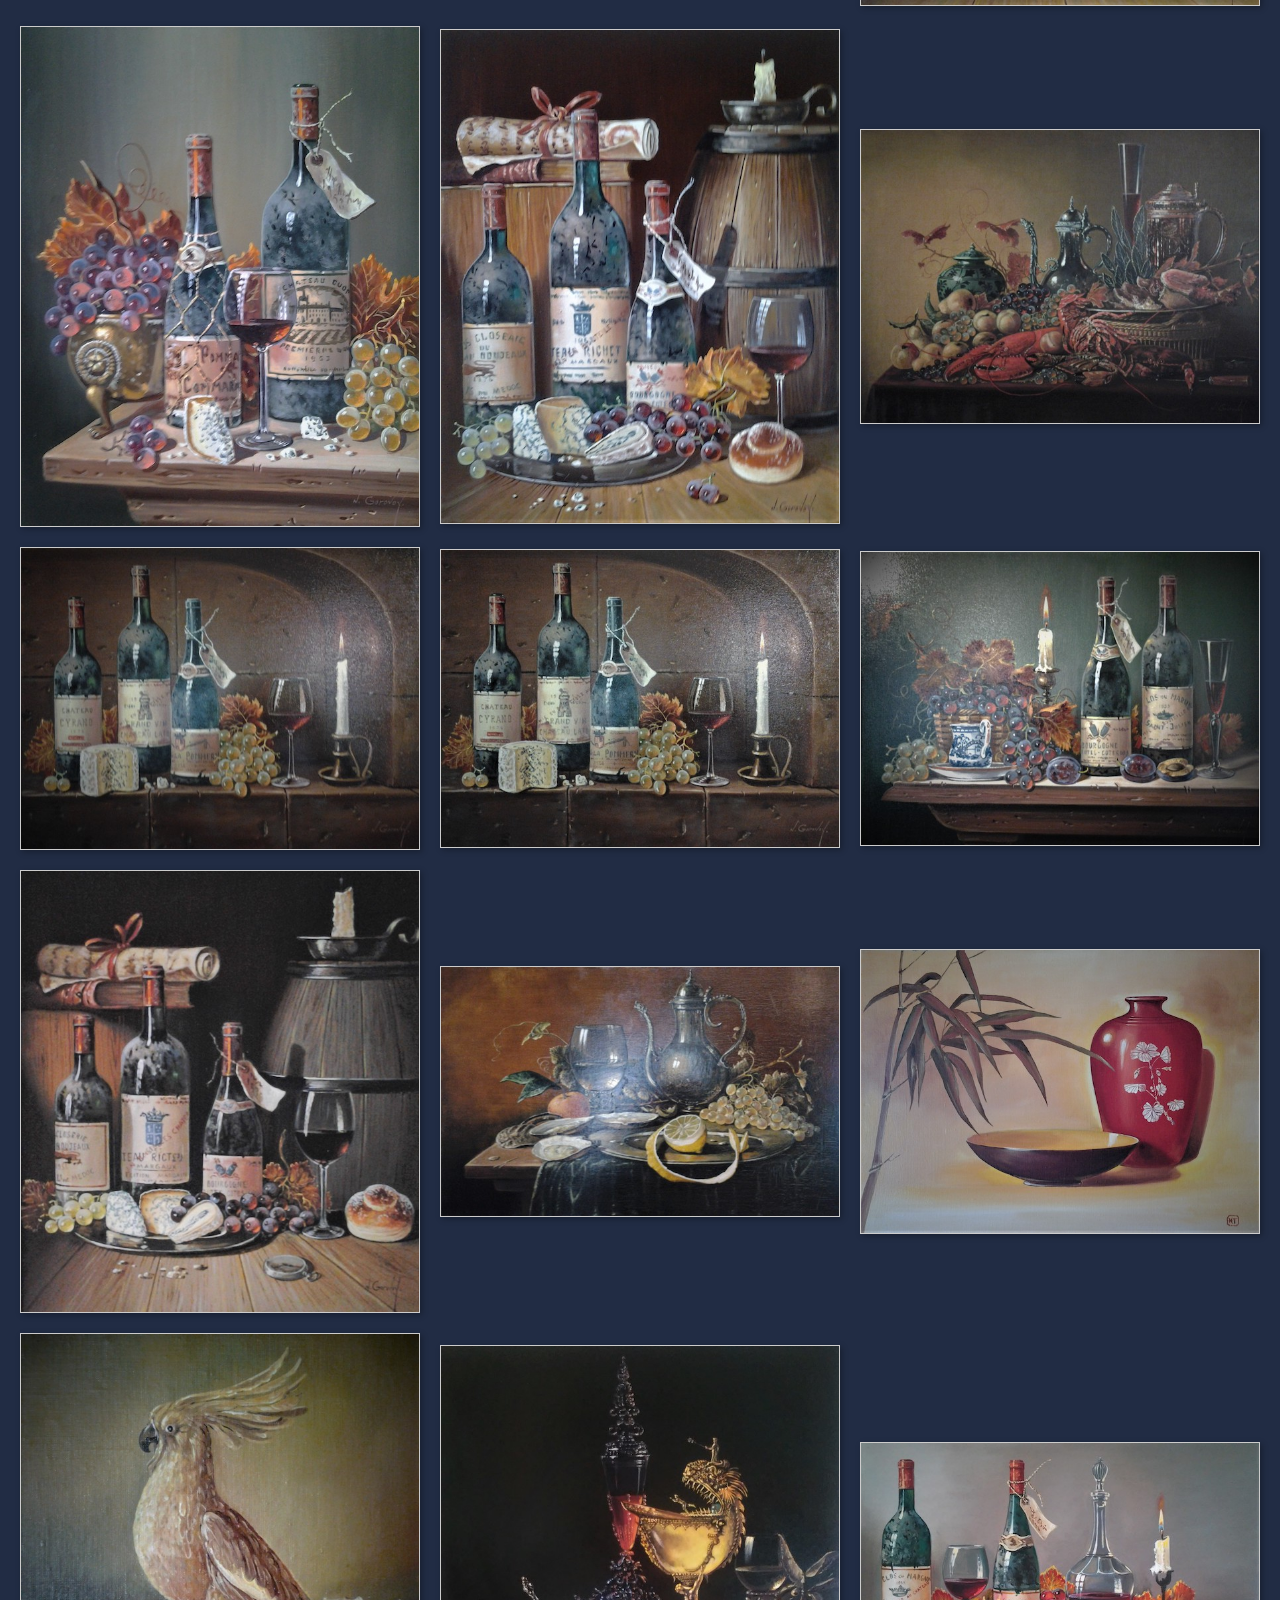
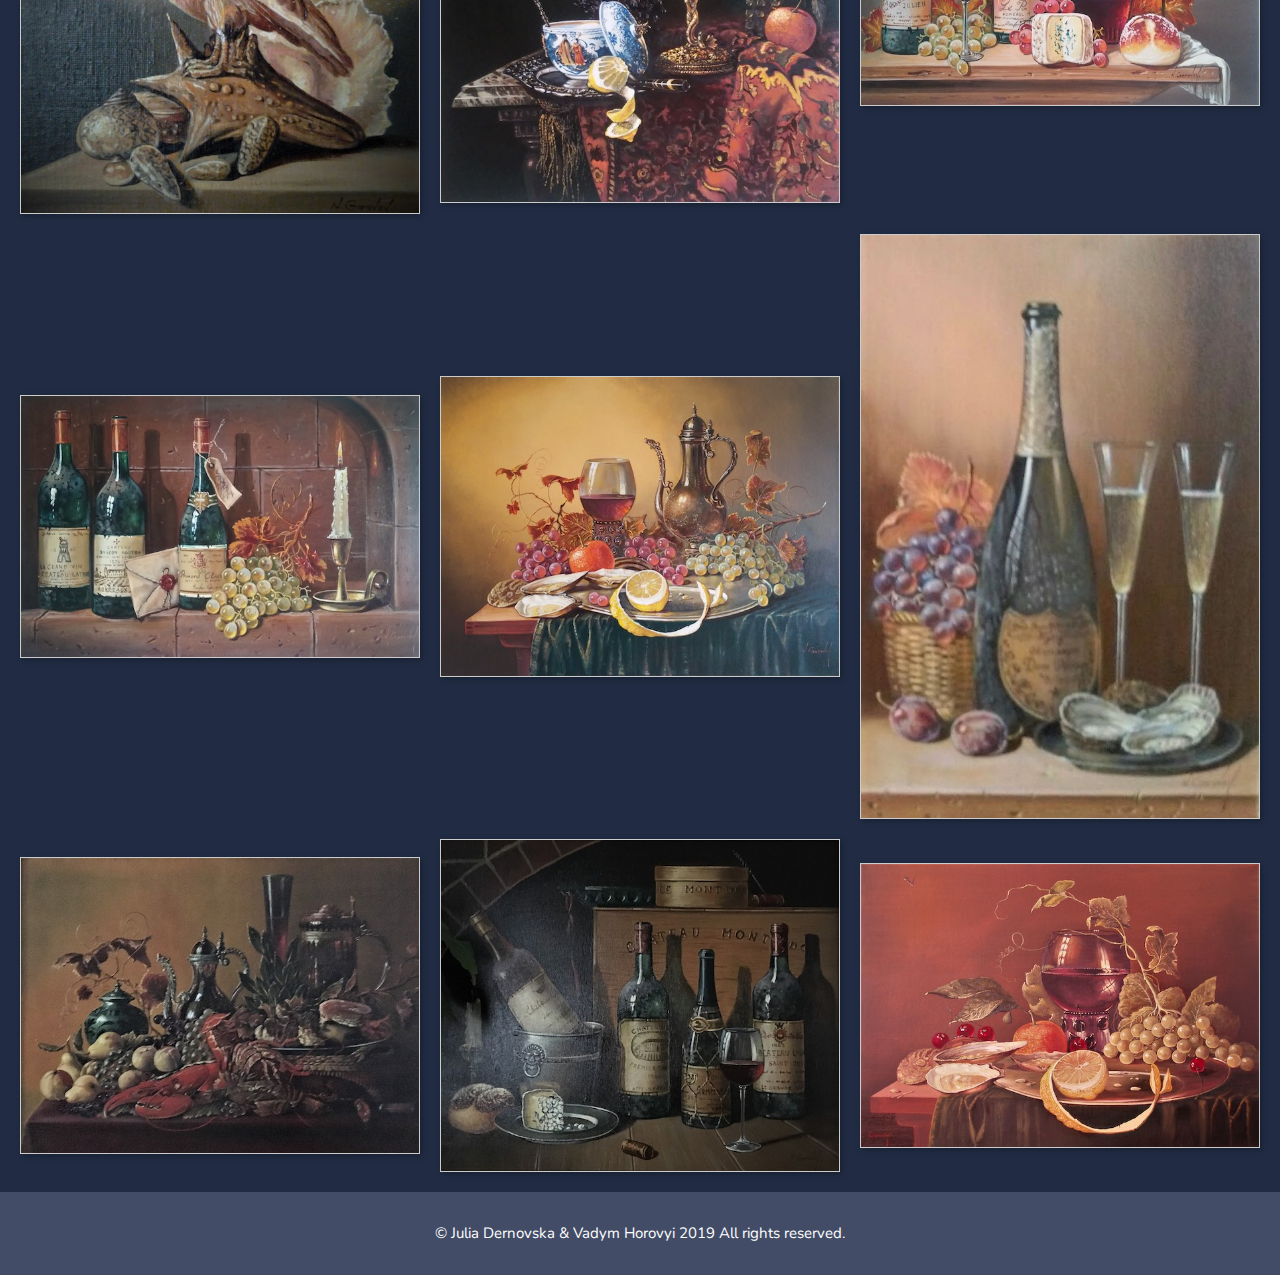
<file: still-life.html>
<!DOCTYPE html>
<html lang="ru" dir="ltr">

<head>
  <meta charset="utf-8">
  <title>Художник Горовой Николай</title>

  <meta name="viewport" content="width=device-width, initial-scale=1.0">
  <meta name="discription" content="Николай Горовой - художник.">
  <meta name="keywords" content="художник, картины, живопись, живопись маслом на холсте, картины на заказ, Андреевсий спуск.">

  <link rel="icon" href="favicon.ico">
  <!-- Google Fonts -->
  <link href="https://fonts.googleapis.com/css?family=Nunito&display=swap" rel="stylesheet">
  <!-- CSS Stylesheets -->
  <link rel="stylesheet" href="https://stackpath.bootstrapcdn.com/bootstrap/4.3.1/css/bootstrap.min.css" integrity="sha384-ggOyR0iXCbMQv3Xipma34MD+dH/1fQ784/j6cY/iJTQUOhcWr7x9JvoRxT2MZw1T" crossorigin="anonymous">
  <link rel="stylesheet" href="style.css" rel="text/css">

  <script src="https://code.jquery.com/jquery-3.3.1.slim.min.js" integrity="sha384-q8i/X+965DzO0rT7abK41JStQIAqVgRVzpbzo5smXKp4YfRvH+8abtTE1Pi6jizo" crossorigin="anonymous"></script>
  <script src="https://cdnjs.cloudflare.com/ajax/libs/popper.js/1.14.7/umd/popper.min.js" integrity="sha384-UO2eT0CpHqdSJQ6hJty5KVphtPhzWj9WO1clHTMGa3JDZwrnQq4sF86dIHNDz0W1" crossorigin="anonymous"></script>

  <script src="https://stackpath.bootstrapcdn.com/bootstrap/4.3.1/js/bootstrap.min.js" integrity="sha384-JjSmVgyd0p3pXB1rRibZUAYoIIy6OrQ6VrjIEaFf/nJGzIxFDsf4x0xIM+B07jRM" crossorigin="anonymous"></script>

</head>

<body>

  <div class="wrapper">
    <div class="header">
      <div class="logo"><span style="color: #CC6C06">Xудожник</span>
        Николай Горовой</div>

    </div>

    <nav class="navbar navbar-expand-lg navbar-dark" style="background-color: #cc6c06;">
      <a class="navbar-brand" href="index.html"><img class="brush" src="images/brush.png"></a>
      <!-- Icons made by <a href="https://www.flaticon.com/authors/freepik" title="Freepik">Freepik</a> from <a href="https://www.flaticon.com/" title="Flaticon">www.flaticon.com</a> -->

      <button class="navbar-toggler" type="button" data-toggle="collapse" data-target="#navbarTogglerDemo02" aria-controls="navbarTogglerDemo02" aria-expanded="false" aria-label="Toggle navigation">
        <span class="navbar-toggler-icon"></span>
      </button>

      <div class="collapse navbar-collapse" id="navbarTogglerDemo02">
        <ul class="navbar-nav ml-auto">
          <li class="nav-item">
            <a class="nav-link" href="index.html">главная</a>
          </li>
          <li class="nav-item active">
            <a class="nav-link" href="still-life.html">натюрморты</a>
          </li>
          <li class="nav-item">
            <a class="nav-link" href="scenery.html">пейзажи</a>
          </li>
          <li class="nav-item">
            <a class="nav-link" href="flowers.html">цветы</a>
          </li>
          <li class="nav-item">
            <a class="nav-link" href="marine.html">марины</a>
          </li>
          <li class="nav-item">
            <a class="nav-link" href="genre.html">жанровые</a>
          </li>
          <li class="nav-item">
            <a class="nav-link" href="east.html">восточный мотив</a>
          </li>
        </ul>
      </div>
    </nav>


    <main class="grid">
      <img src="images/Still-life/20150214_121745.jpg" alt="still-life-img">
      <img src="images/Still-life/20160511_155219.jpg" alt="still-life-img">
      <img src="images/Still-life/20161130_123403.jpg" alt="still-life-img">
      <img src="images/Still-life/20161221_102005.jpg" alt="still-life-img">

      <img src="images/Still-life/20170210_163505.jpg" alt="still-life-img">
      <img src="images/Still-life/20170210_163551.jpg" alt="still-life-img">
      <img src="images/Still-life/20170210_163635.jpg" alt="still-life-img">
      <img src="images/Still-life/20170210_163720.jpg" alt="still-life-img">

      <img src="images/Still-life/20170210_163821.jpg" alt="still-life-img">
      <img src="images/Still-life/20170210_164151.jpg" alt="still-life-img">
      <img src="images/Still-life/20170218_150924.jpeg" alt="still-life-img">
      <img src="images/Still-life/20170218_150929.jpeg" alt="still-life-img">

      <img src="images/Still-life/20170218_150937.jpeg" alt="still-life-img">
      <img src="images/Still-life/20170315_151614.jpg" alt="still-life-img">
      <img src="images/Still-life/20170315_151656.jpg" alt="still-life-img">
      <img src="images/Still-life/20170320_084337.jpg" alt="still-life-img">


      <img src="images/Still-life/20171017_164804.jpg" alt="still-life-img">
      <img src="images/Still-life/20171017_164857.jpg" alt="still-life-img">
      <img src="images/Still-life/20171017_164952.jpg" alt="still-life-img">

      <img src="images/Still-life/20171019_125801.jpg" alt="still-life-img">
      <img src="images/Still-life/20171122_132637.jpg" alt="still-life-img">
      <img src="images/Still-life/20171122_132726.jpg" alt="still-life-img">
      <img src="images/Still-life/20171122_132856.jpg" alt="still-life-img">

      <img src="images/Still-life/20171122_133107.jpg" alt="still-life-img">
      <img src="images/Still-life/20171122_144940.jpg" alt="still-life-img">
      <img src="images/Still-life/20171220_121538.jpg" alt="still-life-img">
      <img src="images/Still-life/20171220_121609.jpg" alt="still-life-img">

      <img src="images/Still-life/20171231_102540.jpg" alt="still-life-img">
      <img src="images/Still-life/20180106_114806.jpg" alt="still-life-img">
      <img src="images/Still-life/20180108_104859.jpg" alt="still-life-img">
      <img src="images/Still-life/20180217_120850.jpg" alt="still-life-img">

      <img src="images/Still-life/20180305_132319.jpg" alt="still-life-img">
      <img src="images/Still-life/20180420_185008.jpg" alt="still-life-img">
      <img src="images/Still-life/20180420_185029.jpg" alt="still-life-img">
      <img src="images/Still-life/20180420_185043.jpg" alt="still-life-img">

      <img src="images/Still-life/20180501_104847.jpg" alt="still-life-img">
      <img src="images/Still-life/20180501_104902.jpg" alt="still-life-img">
      <img src="images/Still-life/20180501_104906.jpg" alt="still-life-img">
      <img src="images/Still-life/20180501_104929.jpg" alt="still-life-img">

      <img src="images/Still-life/20180501_105008.jpg" alt="still-life-img">
      <img src="images/Still-life/20180501_105119.jpg" alt="still-life-img">
      <img src="images/Still-life/20180501_105354.jpg" alt="still-life-img">
      <img src="images/Still-life/20180501_105453.jpg" alt="still-life-img">

      <img src="images/Still-life/20180719_075722.jpg" alt="still-life-img">
      <img src="images/Still-life/20180719_075836.jpg" alt="still-life-img">
      <img src="images/Still-life/20180719_075911.jpg" alt="still-life-img">
      <img src="images/Still-life/20181005_141617.jpg" alt="still-life-img">

      <img src="images/Still-life/image-0-02-05-d19b6682562946d2f07e21867a1607d13be9b281449377e33419b7b5ef30c9a9-V.jpeg" alt="still-life-img">
      <img src="images/Still-life/IMG_0963.jpg" alt="still-life-img">
      <img src="images/Still-life/IMG_0964.jpg" alt="still-life-img">
      <img src="images/Still-life/P1220154.JPG" alt="still-life-img">

    </main>


    <div class="footer">&COPY; Julia Dernovska & Vadym Horovyi 2019 All rights reserved.

    </div>

  </div>
  <!-- Приклеиваем навигацию к верхнему краю во время прокрутки вниз -->
  <script src="https://ajax.googleapis.com/ajax/libs/jquery/3.4.1/jquery.min.js"></script>

  <script type="text/javascript">
    $(document).ready(function() {
      var NavY = $('.navbar').offset().top;

      var stickyNav = function() {
        var Scrolly = $(window).scrollTop();

        if (Scrolly > NavY) {
          $('.navbar').addClass('sticky');
        } else {
          $('.navbar').removeClass('sticky');
        }
      };
      stickyNav();
      $(window).scroll(function() {
        stickyNav();
      });
    });
  </script>
</body>

</html>
</file>
<file: style.css>
body {
  /* background-color: #163a02; */
  background-color: #212c44;
  color: #fff;
  font-family: 'Nunito', sans-serif;
  font-size: 20px;
  text-align: center;
  margin: 0 !important;
}

.header {
  width: 100%;
  padding: 40px 0;
  display: flex;
}

.logo {
  width: 650px;
  font-size: 48px;
  margin-left: auto;
  margin-right: auto;
}

.brush {
  width: 30px;
  margin-left: 20px;
}

.navbar {
  border-bottom: 2px solid #c44403;
}

.nav-item {
  margin-left: 10px;
  margin-right: 10px;
}

.nav-item:hover {
  background-color: #b53e07;
  color: #c44403;
}

.nav-link {
  font-size: 18px;
  text-transform: uppercase;
  text-shadow: 1px 1px 0 #c44403;
  text-shadow: -1px 1px 0 #c44403;
  text-shadow: -1px -1px 0 #c44403;
  text-shadow: 1px -1px 0 #c44403;
}

.nikola-img {
  display: grid;
  border-radius: 50%;
  height: 300px;
  width: 300px;
  margin: 60px;
  float: left;
}

.flexbox-container {
  padding: 20px;
  margin: 10px;
}

.art1 {
  text-align: justify;
  float: left;
}

.art2 {
  color: #dae1e8;
  text-align: justify;
}

.contact {
  float: left;
  margin-left: 60px;
  padding: 10px;
  text-align: left;
  color: #fff;
}

a {
  text-decoration: none;
  color: #fff;
}

a:hover {
  text-decoration: none;
  color: #c44403;
}

.footer {
  text-align: center;
  font-size: 15px;
  background-color: #424c66;
  padding: 30px;
}

.sticky {
  width: 100%;
  position: fixed;
  left: 0;
  top: 0;
  z-index: 100;
}

.grid {
  display: grid;
  grid-template-columns: repeat(auto-fill, minmax(300px, 1fr));
  grid-gap: 20px;
  align-items: center;
  margin: 20px;
}

.grid img {
  border: 1px solid #ccc;
  box-shadow: 2px 2px 6px 0px rgba(0, 0, 0, 0.3);
  width: 100%;
}
</file>
